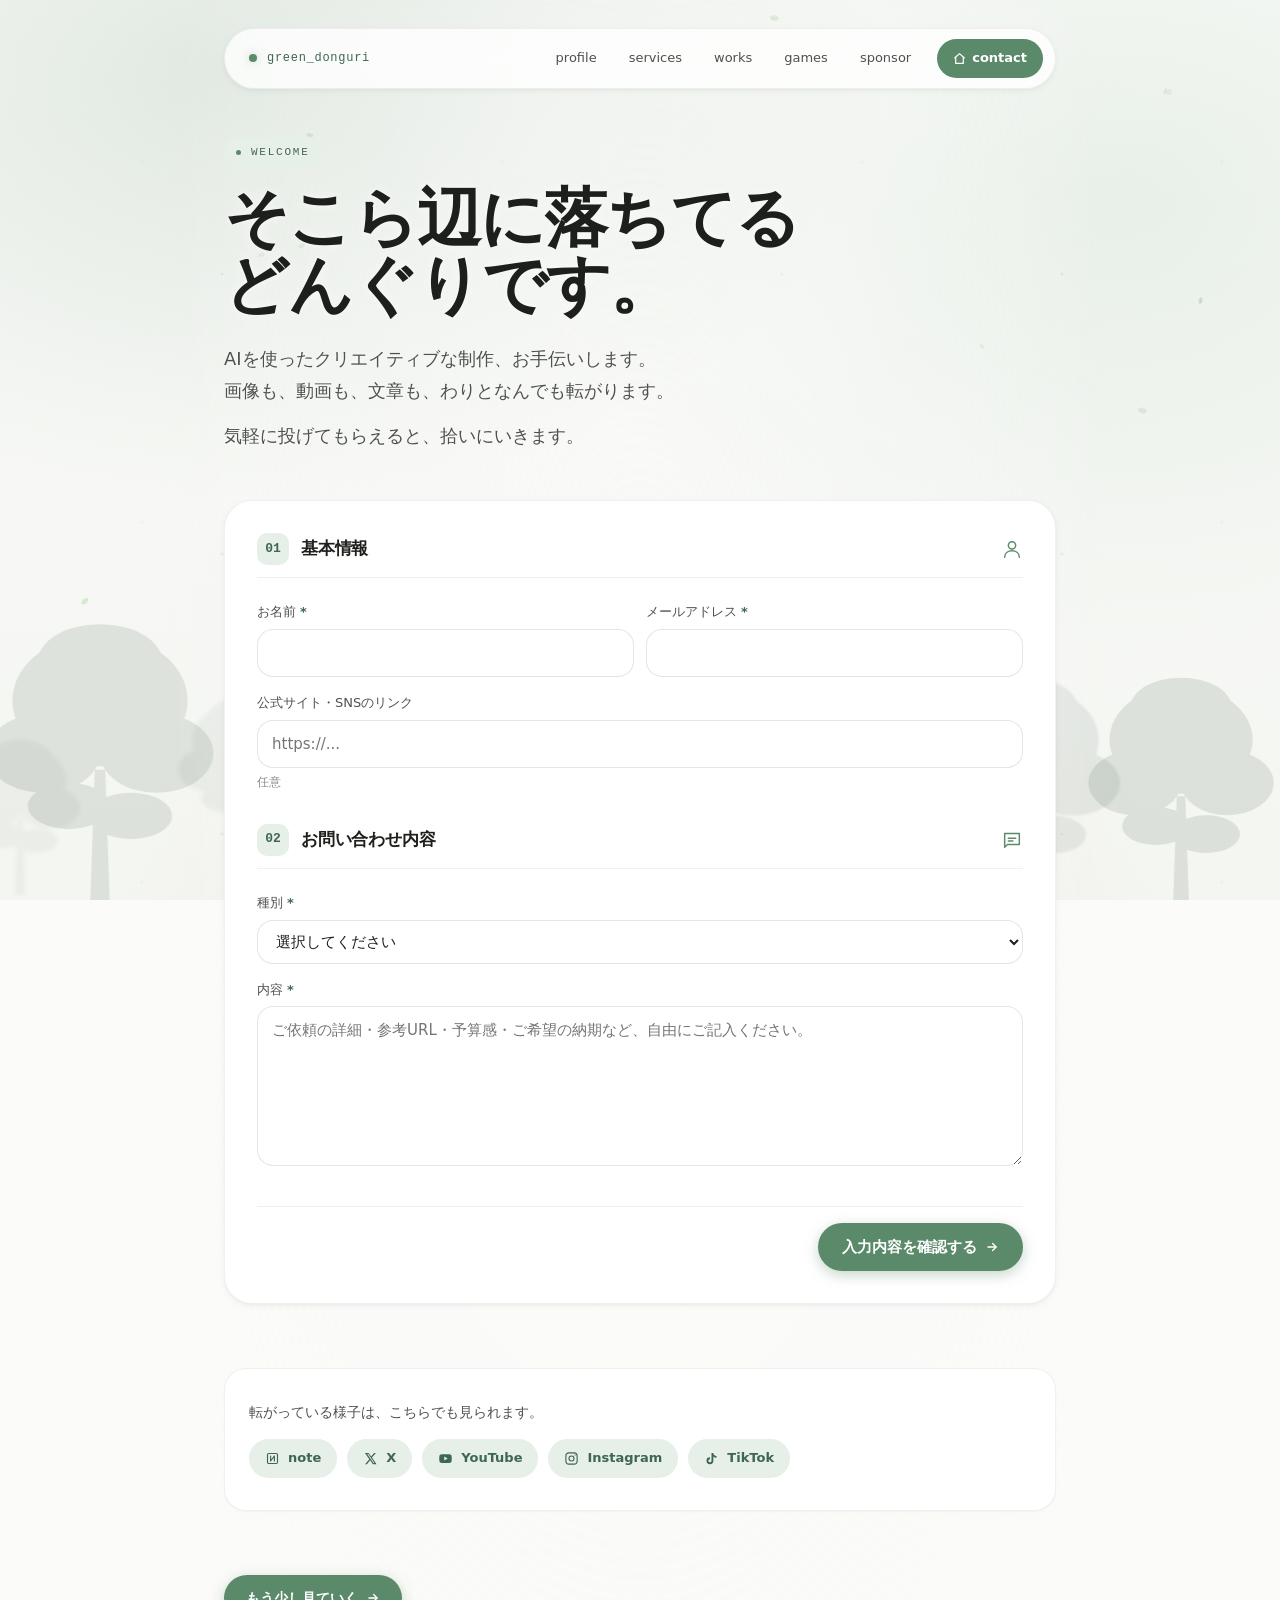
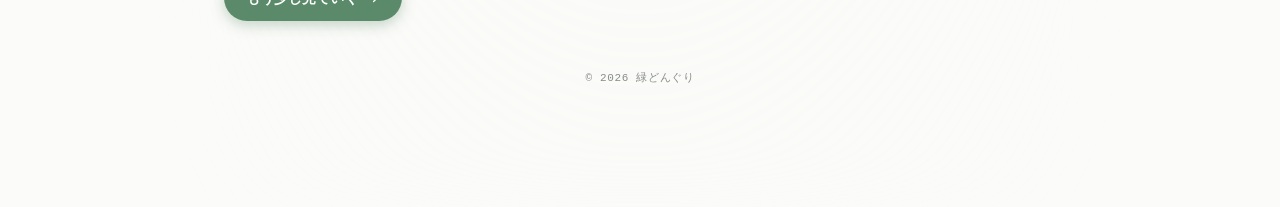
<file: index.html>
<!doctype html>
<html lang="ja">
<head>
<meta charset="utf-8">
<meta name="viewport" content="width=device-width, initial-scale=1">
<title>緑どんぐり | AIクリエイティブ制作</title>
<meta name="description" content="面白いと思ったら、転がり続ける。AIを使ったクリエイティブな制作、お手伝いします。">
<link rel="canonical" href="https://green27donguri.github.io/">
<meta property="og:type" content="website">
<meta property="og:site_name" content="緑どんぐり">
<meta property="og:url" content="https://green27donguri.github.io/">
<meta property="og:title" content="緑どんぐり | AIクリエイティブ制作">
<meta property="og:description" content="面白いと思ったら、転がり続ける。">
<meta property="og:image" content="https://green27donguri.github.io/assets/ogp.png">
<meta property="og:image:width" content="1731">
<meta property="og:image:height" content="909">
<meta property="og:image:alt" content="緑どんぐり｜AIクリエイティブ制作 — 面白いと思ったら、転がり続ける。">
<meta property="og:locale" content="ja_JP">
<meta name="twitter:card" content="summary_large_image">
<meta name="twitter:title" content="緑どんぐり | AIクリエイティブ制作">
<meta name="twitter:description" content="面白いと思ったら、転がり続ける。">
<meta name="twitter:image" content="https://green27donguri.github.io/assets/ogp.png">
<meta name="twitter:image:alt" content="緑どんぐり｜AIクリエイティブ制作 — 面白いと思ったら、転がり続ける。">
<link rel="icon" type="image/svg+xml" href="assets/favicon.svg">
<link rel="stylesheet" href="css/base.css">
<link rel="stylesheet" href="css/theme.css?v=20261104-games">
<link rel="stylesheet" href="css/sprite.css">
<script src="js/config.js"></script>
<script src="js/analytics.js"></script>
</head>
<body class="scene-calm">

<div class="scene" aria-hidden="true"></div>

<div class="sprite-track" aria-hidden="true">
  <div class="sprite-pos shiba"><div class="sprite-stage"><div class="sprite sprite-shiba"></div></div></div>
  <div class="sprite-pos acorn"><div class="acorn-physics"><div class="sprite-stage"><div class="sprite sprite-acorn"></div></div></div></div>
</div>

<div class="app">

  <main class="page-shell">

    <nav class="glass-nav intro-build" data-delay="1" aria-label="グローバルナビゲーション">
      <a class="brand" href="profile.html">
        <span class="pulse" aria-hidden="true"></span>
        <span>green_donguri</span>
      </a>
      <div class="nav-links">
        <a class="nav-link" href="profile.html">profile</a>
        <a class="nav-link" href="services.html">services</a>
        <a class="nav-link" href="works.html">works</a>
        <a class="nav-link" href="games/">games</a>
        <a class="nav-link" href="pr.html">sponsor</a>
        <a class="nav-cta" href="index.html" aria-current="page">
          <svg viewBox="0 0 24 24" fill="none" stroke="currentColor" stroke-width="2.2" stroke-linecap="round" stroke-linejoin="round" aria-hidden="true"><path d="M3 11 L 12 3 L 21 11"/><path d="M5 10 V 21 H 19 V 10"/></svg>
          <span>contact</span>
        </a>
      </div>
    </nav>

    <p class="eyebrow intro-build" data-delay="1"><span class="dot"></span>welcome</p>

    <h1 class="h-display intro-build" data-delay="2">そこら辺に落ちてる<br>どんぐりです。</h1>

    <div class="lead intro-build" data-delay="3">
      <p>AIを使ったクリエイティブな制作、お手伝いします。<br>画像も、動画も、文章も、わりとなんでも転がります。</p>
      <p>気軽に投げてもらえると、拾いにいきます。</p>
    </div>

    <form id="contact-form" class="form-card form-screen intro-build" data-delay="4" novalidate>

      <div class="form-step">
        <div class="form-step-header">
          <span class="form-step-num">01</span>
          <h2 class="form-step-title">基本情報</h2>
          <svg class="form-step-icon" viewBox="0 0 24 24" fill="none" stroke="currentColor" stroke-width="1.6" stroke-linecap="round" stroke-linejoin="round" aria-hidden="true">
            <circle cx="12" cy="8" r="4"/>
            <path d="M4 21 C 4 16.5 7.5 14 12 14 C 16.5 14 20 16.5 20 21"/>
          </svg>
        </div>
        <div class="field-row">
          <div class="field">
            <label for="f-name">お名前<span class="req">*</span></label>
            <input id="f-name" type="text" name="name" required autocomplete="name">
            <p class="err">お名前をご記入ください。</p>
          </div>
          <div class="field">
            <label for="f-email">メールアドレス<span class="req">*</span></label>
            <input id="f-email" type="email" name="email" required autocomplete="email">
            <p class="err">正しいメールアドレスをご記入ください。</p>
          </div>
        </div>
        <div class="field">
          <label for="f-site">公式サイト・SNSのリンク</label>
          <input id="f-site" type="url" name="site" placeholder="https://...">
          <p class="help">任意</p>
        </div>
      </div>

      <div class="form-step">
        <div class="form-step-header">
          <span class="form-step-num">02</span>
          <h2 class="form-step-title">お問い合わせ内容</h2>
          <svg class="form-step-icon" viewBox="0 0 24 24" fill="none" stroke="currentColor" stroke-width="1.6" stroke-linecap="round" stroke-linejoin="round" aria-hidden="true">
            <path d="M4 5 H 20 V 17 H 7 L 4 20 Z"/>
            <path d="M8 10 H 16"/><path d="M8 13 H 13"/>
          </svg>
        </div>
        <div class="field">
          <label for="f-kind">種別<span class="req">*</span></label>
          <select id="f-kind" name="kind" required>
            <option value="">選択してください</option>
            <option value="pr">PR・スポンサー記事</option>
            <option value="creative">AIクリエイティブ依頼</option>
            <option value="consult">相談</option>
            <option value="other">その他</option>
          </select>
          <p class="err">種別をお選びください。</p>
        </div>
        <div class="field">
          <label for="f-body">内容<span class="req">*</span></label>
          <textarea id="f-body" name="body" required placeholder="ご依頼の詳細・参考URL・予算感・ご希望の納期など、自由にご記入ください。"></textarea>
          <p class="err">内容をご記入ください。</p>
        </div>
      </div>

      <div class="honeypot" aria-hidden="true">
        <label>もしお時間あれば、こちらの欄にURLをご記入ください
          <input type="text" name="website" tabindex="-1" autocomplete="off">
        </label>
      </div>

      <div class="form-actions">
        <button type="submit" class="btn-primary">
          入力内容を確認する
          <svg width="14" height="14" viewBox="0 0 24 24" fill="none" stroke="currentColor" stroke-width="2.2" stroke-linecap="round" stroke-linejoin="round" aria-hidden="true"><path d="M5 12 H 19"/><path d="M13 6 L 19 12 L 13 18"/></svg>
        </button>
      </div>

    </form>

    <div id="confirm-screen" class="form-card confirm-screen">
      <div class="form-step-header">
        <span class="form-step-num">確認</span>
        <h2 class="form-step-title">送信前にご確認ください</h2>
        <svg class="form-step-icon" viewBox="0 0 24 24" fill="none" stroke="currentColor" stroke-width="1.6" stroke-linecap="round" stroke-linejoin="round" aria-hidden="true">
          <path d="M5 12 L 10 17 L 19 7"/>
        </svg>
      </div>
      <p class="confirm-intro">この内容で送信されます。修正したい場合は「戻って修正する」を押してください。</p>
      <ul id="confirm-list" class="confirm-list"></ul>
      <div class="form-actions">
        <button type="button" id="confirm-back" class="btn-ghost">戻って修正する</button>
        <button type="button" id="confirm-send" class="btn-primary">
          送信する
          <svg width="14" height="14" viewBox="0 0 24 24" fill="none" stroke="currentColor" stroke-width="2.2" stroke-linecap="round" stroke-linejoin="round" aria-hidden="true"><path d="M3 12 L 21 4 L 14 21 L 11 13 L 3 12 Z"/></svg>
        </button>
      </div>
    </div>

    <section class="section intro-build" data-delay="5">
      <div class="social-block">
        <p class="lead-mini">転がっている様子は、こちらでも見られます。</p>
        <div class="social-list">
          <a class="social-pill" href="https://note.com/green_donguri" target="_blank" rel="noopener">
            <svg class="ico" viewBox="0 0 24 24" fill="none" stroke="currentColor" stroke-width="1.8" stroke-linecap="round" stroke-linejoin="round" aria-hidden="true">
              <rect x="4" y="4" width="16" height="16" rx="2"/>
              <path d="M9 8 V 16 L 15 8 V 16"/>
            </svg>
            <span>note</span>
          </a>
          <a class="social-pill" href="https://x.com/green_donguri" target="_blank" rel="noopener">
            <svg class="ico" viewBox="0 0 24 24" fill="currentColor" aria-hidden="true">
              <path d="M17.7 3 H 20.6 L 14.3 10.2 L 21.7 21 H 15.9 L 11.4 14.6 L 6.2 21 H 3.3 L 10.1 13.3 L 3 3 H 8.9 L 13 8.9 L 17.7 3 Z M 16.7 19.2 H 18.3 L 8.4 4.7 H 6.7 L 16.7 19.2 Z"/>
            </svg>
            <span>X</span>
          </a>
          <a class="social-pill" href="https://www.youtube.com/@%E7%B7%91%E3%81%A9%E3%82%93%E3%81%90%E3%82%8A_27" target="_blank" rel="noopener">
            <svg class="ico" viewBox="0 0 24 24" fill="currentColor" aria-hidden="true">
              <path d="M21.6 7.2 C 21.4 6.3 20.7 5.6 19.8 5.4 C 18.1 5 12 5 12 5 C 12 5 5.9 5 4.2 5.4 C 3.3 5.6 2.6 6.3 2.4 7.2 C 2 8.9 2 12 2 12 C 2 12 2 15.1 2.4 16.8 C 2.6 17.7 3.3 18.4 4.2 18.6 C 5.9 19 12 19 12 19 C 12 19 18.1 19 19.8 18.6 C 20.7 18.4 21.4 17.7 21.6 16.8 C 22 15.1 22 12 22 12 C 22 12 22 8.9 21.6 7.2 Z M 10 15.2 V 8.8 L 15.5 12 Z"/>
            </svg>
            <span>YouTube</span>
          </a>
          <a class="social-pill" href="https://www.instagram.com/green_donguri/?hl=ja" target="_blank" rel="noopener">
            <svg class="ico" viewBox="0 0 24 24" fill="none" stroke="currentColor" stroke-width="1.8" stroke-linecap="round" stroke-linejoin="round" aria-hidden="true">
              <rect x="3" y="3" width="18" height="18" rx="5"/>
              <circle cx="12" cy="12" r="4"/>
              <circle cx="17.5" cy="6.5" r="1" fill="currentColor" stroke="none"/>
            </svg>
            <span>Instagram</span>
          </a>
          <a class="social-pill" href="https://www.tiktok.com/@green_donguri" target="_blank" rel="noopener">
            <svg class="ico" viewBox="0 0 24 24" fill="currentColor" aria-hidden="true">
              <path d="M15 3 V15.5 A5.5 5.5 0 1 1 9.5 10 V13 A2.5 2.5 0 1 0 12 15.5 V3 Z M15 3 C15 5.8 16.8 7.5 20 7.8 V10.8 C18.1 10.6 16.4 9.9 15 8.7 Z"/>
            </svg>
            <span>TikTok</span>
          </a>
        </div>
      </div>
    </section>

    <a class="home-cta intro-build" data-delay="6" href="profile.html">
      <span>もう少し見ていく</span>
      <svg viewBox="0 0 24 24" fill="none" stroke="currentColor" stroke-width="2.2" stroke-linecap="round" stroke-linejoin="round" aria-hidden="true"><path d="M5 12 H 19"/><path d="M13 6 L 19 12 L 13 18"/></svg>
    </a>

  <footer class="site-copy">© 2026 緑どんぐり</footer>
  </main>

</div>

<script src="js/sprite.js"></script>
<script src="js/effects.js"></script>
<script src="js/forest.js"></script>
<script src="js/clouds.js"></script>
<script src="js/form.js"></script>

</body>
</html>
</file>
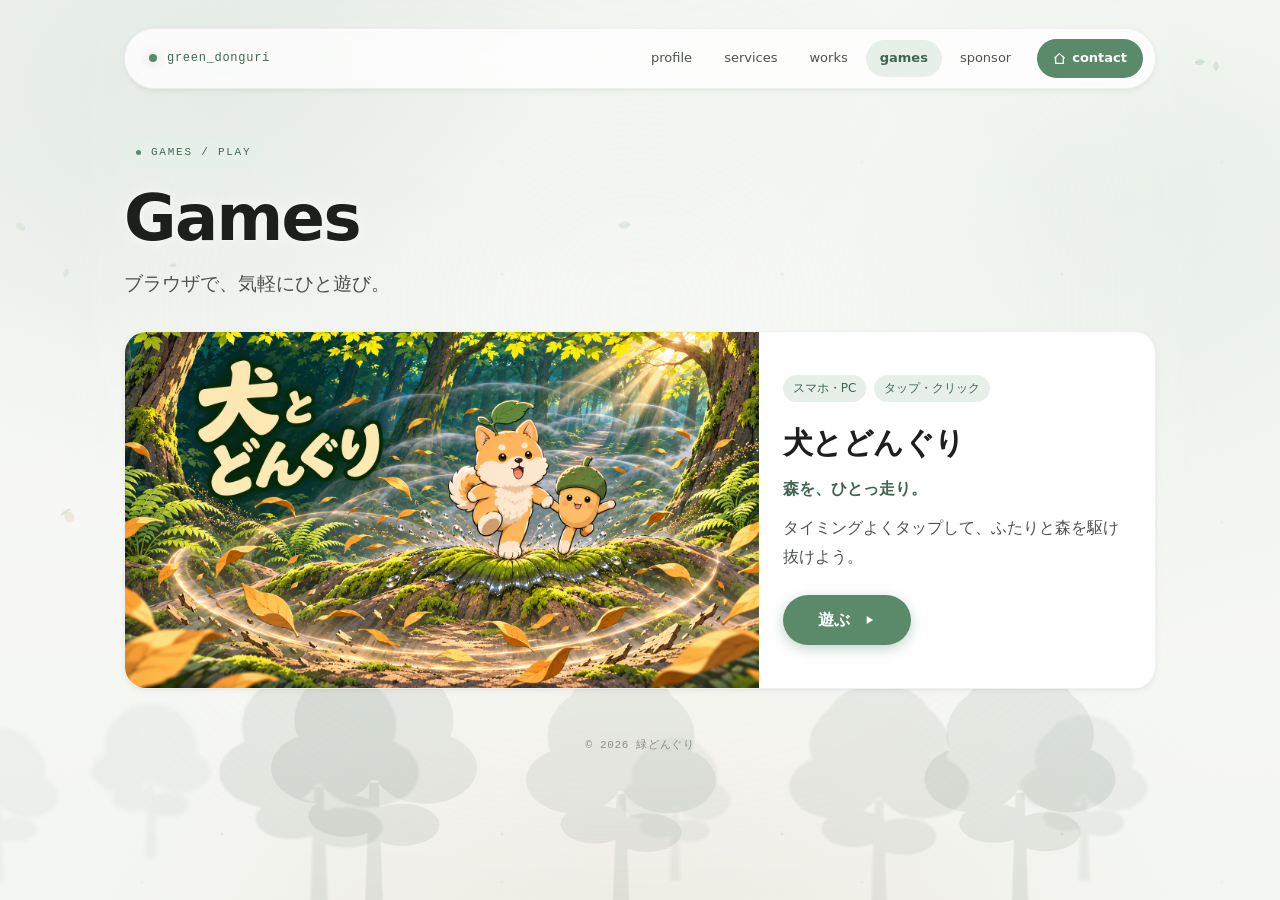
<file: games/index.html>
<!doctype html>
<html lang="ja">
<head>
<meta charset="utf-8">
<meta name="viewport" content="width=device-width, initial-scale=1">
<title>Games — 緑どんぐり</title>
<meta name="description" content="緑どんぐりが作った、ブラウザで遊べるゲーム。犬とどんぐりと、森をひとっ走り。">
<link rel="canonical" href="https://green27donguri.github.io/games/">
<meta property="og:type" content="website">
<meta property="og:site_name" content="緑どんぐり">
<meta property="og:url" content="https://green27donguri.github.io/games/">
<meta property="og:title" content="Games — 緑どんぐり">
<meta property="og:description" content="ブラウザで、気軽にひと遊び。犬とどんぐりと、森を駆け抜けよう。">
<meta property="og:image" content="https://green27donguri.github.io/games/forest-runner/thumbnail.png">
<meta property="og:image:width" content="1664">
<meta property="og:image:height" content="936">
<meta property="og:image:alt" content="犬とどんぐり — 森を、ひとっ走り。">
<meta property="og:locale" content="ja_JP">
<meta name="twitter:card" content="summary_large_image">
<meta name="twitter:title" content="Games — 緑どんぐり">
<meta name="twitter:description" content="ブラウザで、気軽にひと遊び。">
<meta name="twitter:image" content="https://green27donguri.github.io/games/forest-runner/thumbnail.png">
<meta name="twitter:image:alt" content="犬とどんぐり — 森を、ひとっ走り。">
<link rel="icon" type="image/svg+xml" href="../assets/favicon.svg">
<link rel="stylesheet" href="../css/base.css">
<link rel="stylesheet" href="../css/theme.css?v=20261104-games">
<link rel="stylesheet" href="../css/sprite.css">
<link rel="stylesheet" href="../css/games.css">
<script src="../js/config.js"></script>
<script src="../js/analytics.js"></script>
</head>
<body class="scene-active camera-pullback">

<div class="scene" aria-hidden="true"></div>
<div class="sprite-track" aria-hidden="true">
  <div class="sprite-pos shiba"><div class="sprite-stage"><div class="sprite sprite-shiba"></div></div></div>
  <div class="sprite-pos acorn"><div class="acorn-physics"><div class="sprite-stage"><div class="sprite sprite-acorn"></div></div></div></div>
</div>

<div class="app">
  <main class="page-shell wide">
    <nav class="glass-nav intro-build" data-delay="1" aria-label="グローバルナビゲーション">
      <a class="brand" href="../profile.html">
        <span class="pulse" aria-hidden="true"></span>
        <span>green_donguri</span>
      </a>
      <div class="nav-links">
        <a class="nav-link" href="../profile.html">profile</a>
        <a class="nav-link" href="../services.html">services</a>
        <a class="nav-link" href="../works.html">works</a>
        <a class="nav-link active" href="./" aria-current="page">games</a>
        <a class="nav-link" href="../pr.html">sponsor</a>
        <a class="nav-cta" href="../index.html">
          <svg viewBox="0 0 24 24" fill="none" stroke="currentColor" stroke-width="2.2" stroke-linecap="round" stroke-linejoin="round" aria-hidden="true"><path d="M3 11 L 12 3 L 21 11"/><path d="M5 10 V 21 H 19 V 10"/></svg>
          <span>contact</span>
        </a>
      </div>
    </nav>

    <header class="games-heading intro-build" data-delay="2">
      <p class="eyebrow"><span class="dot" aria-hidden="true"></span>games / play</p>
      <h1 class="h-display">Games</h1>
      <p class="games-lead">ブラウザで、気軽にひと遊び。</p>
    </header>

    <article class="game-feature intro-build" data-delay="3" aria-labelledby="forest-runner-title">
      <a class="game-cover" href="forest-runner/" aria-label="犬とどんぐりを遊ぶ">
        <img src="forest-runner/thumbnail.png" width="1664" height="936" alt="森を駆ける犬とどんぐり。犬とどんぐり — 森を、ひとっ走り。" fetchpriority="high">
      </a>
      <div class="game-details">
        <ul class="game-tags" aria-label="対応端末と操作">
          <li>スマホ・PC</li>
          <li>タップ・クリック</li>
        </ul>
        <h2 id="forest-runner-title">犬とどんぐり</h2>
        <p class="game-tagline">森を、ひとっ走り。</p>
        <p class="game-description">タイミングよくタップして、ふたりと森を駆け抜けよう。</p>
        <a class="home-cta game-play" href="forest-runner/">
          <span>遊ぶ</span>
          <svg viewBox="0 0 24 24" fill="currentColor" aria-hidden="true"><path d="M8 5 L 19 12 L 8 19 Z"/></svg>
        </a>
      </div>
    </article>

    <footer class="site-copy">© 2026 緑どんぐり</footer>
  </main>
</div>

<script src="../js/sprite.js"></script>
<script src="../js/effects.js"></script>
<script src="../js/forest.js"></script>
<script src="../js/clouds.js"></script>
</body>
</html>
</file>
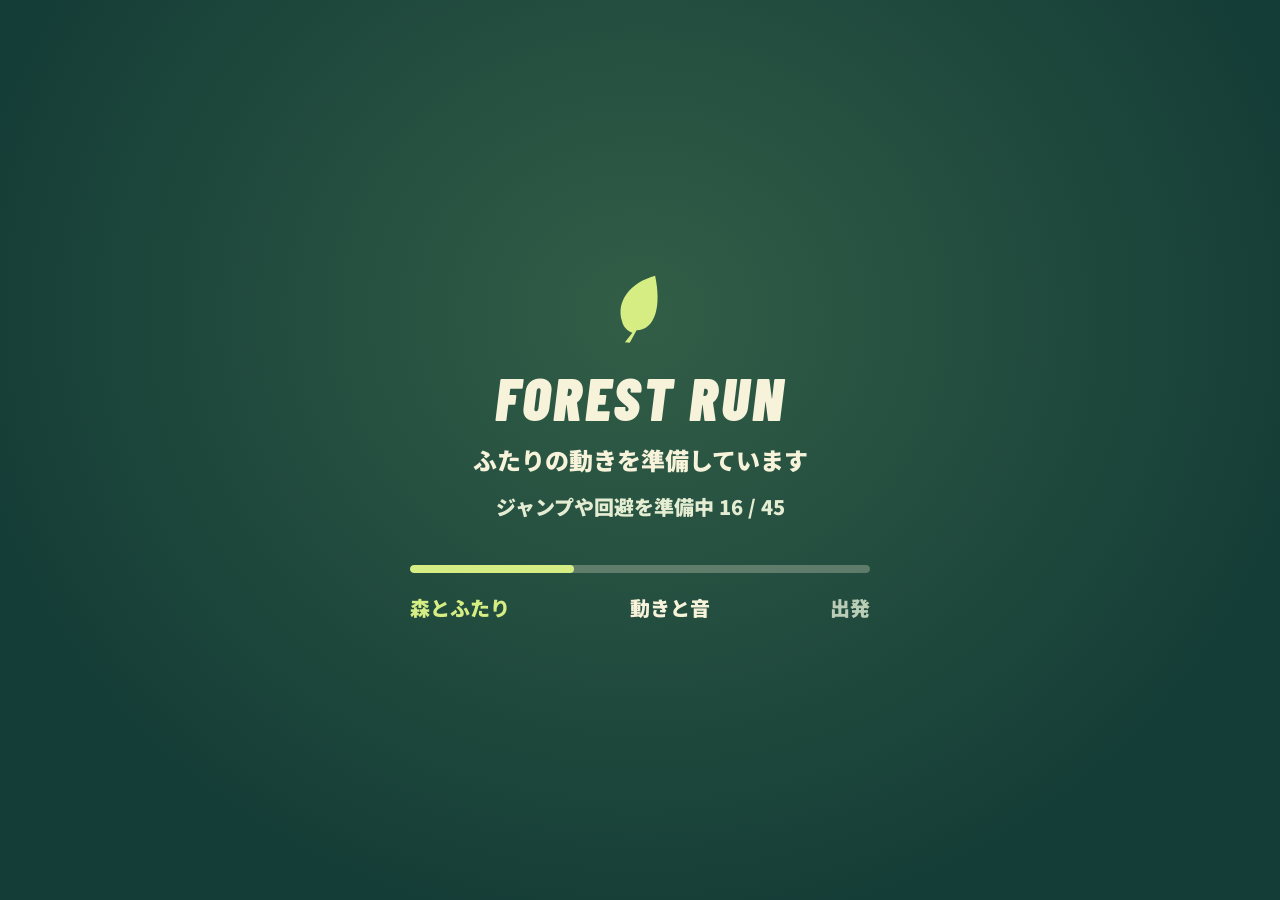
<file: games/forest-runner/index.html>
<!doctype html>
<html lang="ja">
  <head>
    <meta charset="UTF-8" />
    <meta name="viewport" content="width=device-width, initial-scale=1, viewport-fit=cover" />
    <meta name="theme-color" content="#dbe9e3" />
    <meta name="description" content="犬とどんぐりと、森をひとっ走り。画面のどこでも、タイミングを合わせてタップ。" />
    <title>犬とどんぐり｜森を、ひとっ走り。</title>
    <link rel="canonical" href="https://green27donguri.github.io/games/forest-runner/" />
    <meta property="og:type" content="website" />
    <meta property="og:site_name" content="緑どんぐり" />
    <meta property="og:locale" content="ja_JP" />
    <meta property="og:url" content="https://green27donguri.github.io/games/forest-runner/" />
    <meta property="og:title" content="犬とどんぐり｜森を、ひとっ走り。" />
    <meta property="og:description" content="犬とどんぐりと、森をひとっ走り。画面のどこでも、タイミングを合わせてタップ。" />
    <meta property="og:image" content="https://green27donguri.github.io/games/forest-runner/thumbnail.png" />
    <meta property="og:image:type" content="image/png" />
    <meta property="og:image:width" content="1664" />
    <meta property="og:image:height" content="936" />
    <meta property="og:image:alt" content="森を走る犬とどんぐり" />
    <meta name="twitter:card" content="summary_large_image" />
    <meta name="twitter:title" content="犬とどんぐり｜森を、ひとっ走り。" />
    <meta name="twitter:description" content="犬とどんぐりと、森をひとっ走り。画面のどこでも、タイミングを合わせてタップ。" />
    <meta name="twitter:image" content="https://green27donguri.github.io/games/forest-runner/thumbnail.png" />
    <meta name="twitter:image:alt" content="森を走る犬とどんぐり" />
    <script type="module" crossorigin src="./assets/index-C4NPKEMw.js"></script>
    <style id="game-ui">@font-face{font-family:Forest Display;src:url(./fonts/barlow-condensed-900-italic.woff2)format("woff2");font-weight:900;font-style:italic;font-display:swap}@font-face{font-family:Forest Sans JP;src:url(./fonts/noto-sans-jp-900-ui.woff2)format("woff2");font-weight:900;font-style:normal;font-display:swap}:root{--ink:#153d37;--cream:#f7f2da;--pear:#d5ed83;--mandarin:#dc8751;color:var(--ink);font-synthesis:none;text-rendering:optimizelegibility;-webkit-font-smoothing:antialiased;background:#dbe9e3;font-family:Forest Sans JP,sans-serif;font-weight:900}*{box-sizing:border-box}[hidden]{display:none!important}.instruction-part{white-space:nowrap;display:inline-block}html,body{overscroll-behavior:none;width:100%;height:100%;margin:0;overflow:hidden}body{-webkit-user-select:none;user-select:none;-webkit-tap-highlight-color:transparent}#game{--inset:7%;--ui-unit:clamp(.72px, min(.078125vw, .138889dvh), 3px);--ui-copy:max(16px, calc(20 * var(--ui-unit)));--ui-label:max(14px, calc(16 * var(--ui-unit)));--tap-size:clamp(72px, calc(92 * var(--ui-unit)), 12dvh);isolation:isolate;touch-action:none;cursor:pointer;outline:none;width:100%;height:100dvh;min-height:100%;position:relative;overflow:hidden}#scene,#scene canvas{width:100%;height:100%;display:block;position:absolute;inset:0}#loading-screen{z-index:8;padding:calc(24 * var(--ui-unit));color:var(--cream);background:radial-gradient(at 50% 35%,#325e47,#153d37 75%);place-items:center;display:grid;position:absolute;inset:0}.loading-card{width:min(100%, calc(460 * var(--ui-unit)));text-align:center}.loading-leaf{width:calc(50 * var(--ui-unit));height:calc(62 * var(--ui-unit));color:var(--pear);animation:1.8s ease-in-out infinite leaf-wait;transform:rotate(-12deg)}.loading-eyebrow{margin:calc(22 * var(--ui-unit)) 0 calc(8 * var(--ui-unit));font:italic 900 calc(60 * var(--ui-unit))/1 "Forest Display", sans-serif;letter-spacing:.045em}#loading-title{margin:calc(14 * var(--ui-unit)) 0 calc(12 * var(--ui-unit));font-size:max(var(--ui-copy), calc(24 * var(--ui-unit)));line-height:1.55}#loading-detail{min-height:3em;margin:0 0 calc(14 * var(--ui-unit));color:#e4ecd2;font-size:var(--ui-copy);line-height:1.6}#loading-progress{appearance:none;width:100%;height:calc(8 * var(--ui-unit));border-radius:calc(8 * var(--ui-unit));accent-color:var(--pear);background:#f7f2da26;border:0;display:block;overflow:hidden}#loading-progress::-webkit-progress-bar{border-radius:calc(8 * var(--ui-unit));background:#f7f2da26}#loading-progress::-webkit-progress-value{background:var(--pear);border-radius:calc(8 * var(--ui-unit))}#loading-progress::-moz-progress-bar{background:var(--pear);border-radius:calc(8 * var(--ui-unit))}.loading-steps{justify-content:space-between;gap:calc(16 * var(--ui-unit));margin:calc(20 * var(--ui-unit)) 0 0;font-size:var(--ui-copy);color:#bacdb6;padding:0;list-style:none;display:flex}.loading-steps li.active{color:var(--cream)}.loading-steps li.done{color:var(--pear)}#game[data-phase=loading] #intro,#game[data-phase=loading] #message,#game[data-phase=loading] #sound-toggle{visibility:hidden}@keyframes leaf-wait{0%,to{transform:translateY(0)rotate(-12deg)}50%{transform:translateY(calc(-7 * var(--ui-unit))) rotate(8deg)}}#sound-toggle{z-index:4;top:max(3%, calc(env(safe-area-inset-top) + calc(10 * var(--ui-unit))));width:max(44px, calc(44 * var(--ui-unit)));height:max(44px, calc(44 * var(--ui-unit)));padding:calc(9 * var(--ui-unit));border:calc(2 * var(--ui-unit)) solid var(--ink);background:var(--cream);color:var(--ink);box-shadow:calc(2 * var(--ui-unit)) calc(3 * var(--ui-unit)) 0 var(--ink);cursor:pointer;touch-action:manipulation;border-radius:50%;position:absolute;right:5%}#sound-toggle svg{width:100%;height:100%;overflow:visible}#sound-toggle .sound-slash,#sound-toggle[data-sound=off] .sound-waves{display:none}#sound-toggle[data-sound=off] .sound-slash{display:block}#sound-toggle:focus-visible{outline:calc(3 * var(--ui-unit)) solid var(--pear);outline-offset:calc(4 * var(--ui-unit))}.svg-library{width:0;height:0;position:absolute;overflow:hidden}.edge-art{pointer-events:none;position:absolute;inset:0;overflow:hidden}.edge-art:after{content:"";bottom:calc(-15 * var(--ui-unit));width:110%;height:calc(100 * var(--ui-unit));background:var(--ink);opacity:.97;position:absolute;left:-4%;transform:rotate(-5deg)}#game[data-phase=playing] .edge-art:after{opacity:0}#game[data-phase=playing] #cue{color:var(--ink);text-shadow:0 calc(1 * var(--ui-unit)) calc(2 * var(--ui-unit)) var(--cream), 0 0 calc(6 * var(--ui-unit)) var(--cream)}#intro{top:max(6.5%, calc(env(safe-area-inset-top) + calc(18 * var(--ui-unit))));left:var(--inset);pointer-events:none;transition:opacity .18s,translate .2s;position:absolute}h1{font-size:min(calc(92 * var(--ui-unit)), 16.8vw);letter-spacing:-.09em;transform-origin:0 100%;margin:0;font-weight:900;line-height:1.23;transform:rotate(-6deg)}.title-line{background:var(--cream);width:max-content;box-shadow:calc(5 * var(--ui-unit)) calc(6 * var(--ui-unit)) 0 var(--ink);margin:-.05em 0 0;padding:0 .22em .07em .13em;display:table;position:relative}.title-line:nth-child(2){margin-left:.16em}.title-line svg{width:.59em;height:.64em;margin-left:.18em;display:inline-block;transform:rotate(16deg)}.subtitle-ribbon{margin:calc(21 * var(--ui-unit)) 0 0 calc(12 * var(--ui-unit));padding:calc(7 * var(--ui-unit)) calc(22 * var(--ui-unit)) calc(9 * var(--ui-unit)) calc(14 * var(--ui-unit));background:var(--ink);color:var(--cream);font-size:var(--ui-copy);letter-spacing:.035em;clip-path:polygon(2% 0,100% 0,96% 100%,0 100%);display:table;transform:rotate(-6deg)}#message{pointer-events:none;opacity:0;visibility:hidden;transition:opacity .15s,visibility .15s;position:absolute;inset:0}#message.is-visible{opacity:1;visibility:visible}.result-heading{top:max(7.5%, calc(env(safe-area-inset-top) + calc(20 * var(--ui-unit))));left:var(--inset);transform-origin:0;position:absolute;right:6%;transform:rotate(-6deg)}.result-heading strong{padding:calc(2 * var(--ui-unit)) calc(22 * var(--ui-unit)) calc(9 * var(--ui-unit)) calc(13 * var(--ui-unit));font:italic 900 min(calc(80 * var(--ui-unit)), 17vw)/.97 "Forest Display", sans-serif;letter-spacing:-.018em;color:var(--cream);background:var(--ink);box-shadow:calc(6 * var(--ui-unit)) calc(7 * var(--ui-unit)) 0 var(--cream);white-space:nowrap;display:table;position:relative}.result-heading h2{margin:calc(16 * var(--ui-unit)) 0 0 calc(8 * var(--ui-unit));padding:calc(5 * var(--ui-unit)) calc(18 * var(--ui-unit)) calc(8 * var(--ui-unit)) calc(12 * var(--ui-unit));background:var(--pear);font-size:var(--ui-copy);letter-spacing:-.03em;clip-path:polygon(2% 0,100% 0,96% 100%,0 100%);line-height:1.25;display:table}#primary-action{bottom:max(8%, calc(env(safe-area-inset-bottom) + calc(27 * var(--ui-unit))));left:var(--inset);width:85%;min-height:calc(110 * var(--ui-unit));grid-template-columns:1fr calc(35 * var(--ui-unit));align-content:center;column-gap:calc(12 * var(--ui-unit));padding:calc(9 * var(--ui-unit)) calc(28 * var(--ui-unit)) calc(12 * var(--ui-unit)) calc(23 * var(--ui-unit));color:var(--ink);background:var(--pear);text-align:left;transform-origin:50%;box-shadow:calc(7 * var(--ui-unit)) calc(8 * var(--ui-unit)) 0 var(--ink);cursor:pointer;pointer-events:auto;border:0;border-radius:0;transition:translate .15s,box-shadow .15s,background .15s;display:grid;position:absolute;transform:rotate(-5deg)}#primary-action:after{content:"";right:calc(-1 * var(--ui-unit));top:calc(-1 * var(--ui-unit));width:calc(23 * var(--ui-unit));height:calc(23 * var(--ui-unit));background:var(--ink);clip-path:polygon(100% 0,100% 100%,0 0);position:absolute}#action-english{font:italic 900 calc(50 * var(--ui-unit))/.88 "Forest Display", sans-serif;letter-spacing:.01em}#action-japanese{margin-top:calc(6 * var(--ui-unit));font:900 var(--ui-copy)/1.35 "Forest Sans JP", sans-serif;letter-spacing:.05em;grid-column:1/-1}#primary-action svg{width:calc(29 * var(--ui-unit));height:calc(39 * var(--ui-unit));align-self:center}#primary-action:hover{translate:calc(2 * var(--ui-unit)) calc(-3 * var(--ui-unit));box-shadow:calc(9 * var(--ui-unit)) calc(11 * var(--ui-unit)) 0 var(--ink)}#primary-action:active{translate:calc(5 * var(--ui-unit)) calc(5 * var(--ui-unit));box-shadow:calc(2 * var(--ui-unit)) calc(3 * var(--ui-unit)) 0 var(--ink)}#primary-action:focus-visible{outline:calc(4 * var(--ui-unit)) solid var(--cream);outline-offset:calc(7 * var(--ui-unit))}#primary-action:disabled{opacity:.5;pointer-events:none}#message-detail{left:var(--inset);right:5%;bottom:max(3.5%, calc(env(safe-area-inset-bottom) + calc(8 * var(--ui-unit))));font-size:var(--ui-copy);color:var(--cream);text-align:center;letter-spacing:.015em;margin:0;line-height:1.5;position:absolute}#game[data-phase=ready] .result-heading{display:none}#game[data-phase=failed] #primary-action{background:var(--mandarin)}#game[data-phase=failed] .result-heading h2{background:var(--cream)}.result-summary{bottom:21%;left:calc(var(--inset) + calc(4 * var(--ui-unit)));align-items:baseline;gap:0 calc(13 * var(--ui-unit));width:max-content;padding:calc(5 * var(--ui-unit)) calc(15 * var(--ui-unit)) calc(8 * var(--ui-unit));background:var(--cream);box-shadow:calc(4 * var(--ui-unit)) calc(5 * var(--ui-unit)) 0 var(--ink);grid-template-columns:auto auto;display:grid;position:absolute;transform:rotate(-5deg)}.result-score{gap:calc(2 * var(--ui-unit));margin:calc(3 * var(--ui-unit)) 0 calc(5 * var(--ui-unit));grid-column:1/-1;display:grid}.result-score span{font:italic 900 var(--ui-label)/1 "Forest Display", sans-serif;letter-spacing:.12em}#result-score{font:italic 900 calc(80 * var(--ui-unit))/.95 "Forest Display", sans-serif;letter-spacing:-.02em;font-variant-numeric:tabular-nums}#result-label{font-size:var(--ui-label)}#result-count{font:italic 900 calc(30 * var(--ui-unit))/1 "Forest Display", sans-serif;letter-spacing:-.01em}.leaf-progress{align-items:center;gap:calc(5 * var(--ui-unit));--leaf-vein:var(--cream);display:flex}.leaf-progress svg{width:calc(13 * var(--ui-unit));height:calc(17 * var(--ui-unit));opacity:.23;transform:rotate(9deg)}.leaf-progress svg.filled{opacity:1;color:var(--charge-color,var(--ink));filter:drop-shadow(0 0 calc(var(--voltage,0) * calc(3 * var(--ui-unit))) #edc86e)}.result-summary .leaf-progress{margin-top:calc(4 * var(--ui-unit));padding:calc(2 * var(--ui-unit)) 0;grid-column:1/-1}.result-summary .leaf-progress svg{width:calc(11 * var(--ui-unit));height:calc(14 * var(--ui-unit))}#run-progress{top:max(4%, calc(env(safe-area-inset-top) + calc(12 * var(--ui-unit))));left:var(--inset);padding:calc(8 * var(--ui-unit)) calc(16 * var(--ui-unit)) calc(9 * var(--ui-unit)) calc(11 * var(--ui-unit));background:var(--cream);box-shadow:calc(4 * var(--ui-unit)) calc(5 * var(--ui-unit)) 0 var(--ink);pointer-events:none;transition:opacity .16s;position:absolute;transform:rotate(-5deg)}#run-count{font:italic 900 calc(46 * var(--ui-unit))/.95 "Forest Display", sans-serif;display:block}#run-count span{font-size:calc(28 * var(--ui-unit));margin-left:calc(3 * var(--ui-unit))}#run-progress .leaf-progress{margin-top:calc(5 * var(--ui-unit));gap:calc(3 * var(--ui-unit))}#run-progress .leaf-progress svg{width:calc(10 * var(--ui-unit));height:calc(13 * var(--ui-unit))}#tap-guide{pointer-events:none;transition:opacity .15s;position:absolute;inset:0}#cue{top:calc(90% - 39px + var(--tap-size) / 2 + 8 * var(--ui-unit));text-align:center;width:100%;font-size:var(--ui-copy);letter-spacing:.035em;color:var(--cream);margin:0;line-height:1.4;position:absolute}#cue:empty{display:none}#rhythm,#tap-acknowledgment{left:calc(50% - var(--tap-size) / 2);bottom:calc(10% + 39px - var(--tap-size) / 2);width:var(--tap-size);height:var(--tap-size);color:var(--ink);position:absolute}#tap-acknowledgment{pointer-events:none}.tap-target,#approach-ring,#tap-press,#tap-echo{border-radius:50%;position:absolute;inset:0}.tap-target{border:calc(3 * var(--ui-unit)) solid var(--ink);background:var(--cream);box-shadow:0 0 0 calc(4 * var(--ui-unit)) var(--cream), calc(3 * var(--ui-unit)) calc(6 * var(--ui-unit)) 0 calc(4 * var(--ui-unit)) #153d3744}#approach-ring{border:calc(3 * var(--ui-unit)) solid var(--pear);box-shadow:0 0 0 calc(1 * var(--ui-unit)) var(--ink)}#rhythm.waiting #approach-ring{opacity:.45;border-style:dashed}#rhythm.waiting .tap-target{background:#f7f2dabf}#rhythm.on-time .tap-target{background:var(--pear)}.target-leaf{top:calc(-17 * var(--ui-unit));right:calc(-8 * var(--ui-unit));width:calc(24 * var(--ui-unit));height:calc(29 * var(--ui-unit));color:var(--pear);filter:drop-shadow(calc(1 * var(--ui-unit)) calc(2 * var(--ui-unit)) 0 var(--ink));position:absolute;transform:rotate(35deg)}#tap-label{font:italic 900 max(23px, calc(32 * var(--ui-unit)))/1 "Forest Display", sans-serif;place-items:center;display:grid;position:absolute;inset:0}#tap-press{opacity:0;border:calc(2 * var(--ui-unit)) solid var(--ink);background:var(--cream)}#tap-echo{opacity:0;border:calc(3 * var(--ui-unit)) solid var(--cream)}#tap-feedback{top:max(18%, calc(130 * var(--ui-unit)));left:var(--inset);justify-items:start;gap:calc(7 * var(--ui-unit));transform-origin:0;pointer-events:none;transition:opacity .17s;display:grid;position:absolute;right:5%;transform:rotate(-7deg)}#tap-feedback strong{font:italic 900 min(calc(96 * var(--ui-unit)), 19vw)/.93 "Forest Display", sans-serif;letter-spacing:-.015em;padding:calc(1 * var(--ui-unit)) calc(19 * var(--ui-unit)) calc(9 * var(--ui-unit)) calc(10 * var(--ui-unit));color:var(--cream);background:var(--ink);box-shadow:calc(5 * var(--ui-unit)) calc(6 * var(--ui-unit)) 0 var(--cream);position:relative}#tap-feedback span{margin:calc(6 * var(--ui-unit)) 0 0 calc(9 * var(--ui-unit));padding:calc(4 * var(--ui-unit)) calc(19 * var(--ui-unit)) calc(7 * var(--ui-unit)) calc(12 * var(--ui-unit));background:var(--pear);font-size:var(--ui-copy);clip-path:polygon(2% 0,100% 0,96% 100%,0 100%);display:table}#tap-feedback>svg{width:calc(28 * var(--ui-unit));height:calc(34 * var(--ui-unit));left:calc(228 * var(--ui-unit));bottom:calc(-5 * var(--ui-unit));color:var(--ink);position:absolute;transform:rotate(28deg)}#tap-feedback.is-hint strong{font-size:calc(54 * var(--ui-unit))}#tap-feedback.is-hint span{font-size:var(--ui-label)}#tap-feedback[data-grade=GOOD] span{background:var(--mandarin)}#tap-feedback.is-result{top:auto;bottom:max(3.5%, calc(env(safe-area-inset-bottom) + calc(8 * var(--ui-unit))));justify-items:center;transform:rotate(-3deg)}#tap-feedback.is-result strong,#tap-feedback.is-result>svg{display:none}#tap-feedback.is-result span{padding:calc(5 * var(--ui-unit)) calc(16 * var(--ui-unit)) calc(7 * var(--ui-unit));color:var(--ink);background:var(--cream);box-shadow:calc(3 * var(--ui-unit)) calc(3 * var(--ui-unit)) 0 var(--ink);margin:0}#message.is-visible .result-heading{animation:.35s cubic-bezier(.16,.8,.25,1) both ribbon-in}#message.is-visible .result-summary{animation:.3s cubic-bezier(.16,.8,.25,1) .14s both ribbon-in}#message.is-visible #primary-action{animation:.32s cubic-bezier(.16,.8,.25,1) .28s both action-in}#game[data-phase=failed] #message.is-visible .result-heading,#game[data-phase=failed] #message.is-visible .result-summary,#game[data-phase=failed] #message.is-visible #primary-action{animation-name:result-soft-in;animation-duration:.28s}#game[data-phase=countdown] .result-heading,#game[data-phase=resuming] .result-heading{top:11%}.invisible{visibility:hidden;opacity:0!important}@keyframes ribbon-in{0%{opacity:0;translate:calc(-48 * var(--ui-unit)) calc(12 * var(--ui-unit))}to{opacity:1;translate:0}}@keyframes action-in{0%{opacity:0;translate:calc(35 * var(--ui-unit)) calc(22 * var(--ui-unit))}to{opacity:1;translate:0}}@keyframes result-soft-in{0%{opacity:0;translate:0 calc(6 * var(--ui-unit))}to{opacity:1;translate:0}}@media (aspect-ratio<=1){#game{--ui-unit:clamp(.85px, min(.25641vw, .128205dvh), 3px)}.result-summary{top:max(25%, calc(7.5% + 168 * var(--ui-unit)));align-items:center;gap:0 calc(8 * var(--ui-unit));padding:calc(5 * var(--ui-unit)) calc(11 * var(--ui-unit)) calc(6 * var(--ui-unit));grid-template-columns:auto auto auto;bottom:auto}.result-score{margin:0 calc(5 * var(--ui-unit)) 0 0;grid-area:1/1/3}#result-score{font-size:calc(50 * var(--ui-unit))}#result-label{grid-area:1/2}#result-count{font-size:calc(26 * var(--ui-unit));grid-area:1/3}.result-summary .leaf-progress{gap:calc(3 * var(--ui-unit));margin-top:calc(3 * var(--ui-unit));grid-area:2/2/auto/4}.result-summary .leaf-progress svg{width:calc(8 * var(--ui-unit));height:calc(10 * var(--ui-unit))}}@media (aspect-ratio>=1){#intro{top:8%}h1{font-size:calc(108 * var(--ui-unit))}#primary-action{width:min(40%, calc(320 * var(--ui-unit)));bottom:12%}#action-english{font-size:calc(65 * var(--ui-unit))}#message-detail{width:min(45%, calc(440 * var(--ui-unit)));text-align:left;bottom:3%}.result-heading{max-width:45%;top:9%;right:auto}.result-heading strong{font-size:calc(96 * var(--ui-unit))}.result-summary{bottom:34%}#tap-feedback{top:27%}#tap-feedback.is-result{width:min(40%, calc(320 * var(--ui-unit)));justify-items:start;top:auto;bottom:5%;right:auto}#tap-feedback strong{font-size:calc(96 * var(--ui-unit))}.edge-art:after{transform:rotate(-2deg)}}@media (height<=640px) and (aspect-ratio<=1){#intro{top:5%}.result-heading{top:7%}.result-heading strong{font-size:min(calc(64 * var(--ui-unit)), 17vw)}.result-heading h2{margin-top:calc(10 * var(--ui-unit))}#primary-action{min-height:calc(76 * var(--ui-unit));padding-top:calc(5 * var(--ui-unit));padding-bottom:calc(7 * var(--ui-unit));bottom:8%}#action-english{font-size:calc(38 * var(--ui-unit))}#action-japanese{font-size:max(14px, calc(18 * var(--ui-unit)));margin-top:calc(4 * var(--ui-unit))}#message-detail,#tap-feedback.is-result{bottom:max(1.2%, calc(env(safe-area-inset-bottom) + 6px))}.result-summary{top:max(28%, calc(7% + 128 * var(--ui-unit)));gap:0 calc(7 * var(--ui-unit))}#result-score{font-size:calc(44 * var(--ui-unit))}#result-count{font-size:calc(25 * var(--ui-unit))}#tap-feedback strong{padding-bottom:calc(5 * var(--ui-unit));font-size:14vw}#tap-feedback{top:max(18%, calc(106 * var(--ui-unit)));gap:calc(5 * var(--ui-unit))}#tap-feedback span{margin-top:calc(3 * var(--ui-unit));padding-top:calc(2 * var(--ui-unit));padding-bottom:calc(5 * var(--ui-unit))}#tap-feedback.is-result{top:auto}}@media (aspect-ratio>=3/2) and (height<=480px){h1{font-size:calc(64 * var(--ui-unit))}#message-detail,#tap-feedback.is-result{width:45%;bottom:max(2%, calc(env(safe-area-inset-bottom) + 6px))}.edge-art:after{height:max(64px, calc(80 * var(--ui-unit)))}.result-summary{left:auto;right:var(--inset);bottom:22%}}@media (prefers-reduced-motion:reduce){*,:before,:after{transition:none!important;animation:none!important}}#result-actions,#result-primary{display:contents}#game:is([data-phase=ready],[data-phase=paused],[data-phase=goal],[data-phase=failed]) #result-actions{left:var(--inset);bottom:max(3.5%, calc(env(safe-area-inset-bottom) + 10px));gap:max(12px, calc(14 * var(--ui-unit)));width:85%;display:grid;position:absolute}#game:is([data-phase=ready],[data-phase=paused],[data-phase=goal],[data-phase=failed]) #primary-action{width:100%;position:relative;inset:auto;transform:rotate(-3deg)}#game:is([data-phase=ready],[data-phase=paused],[data-phase=goal],[data-phase=failed]) #message-detail{text-align:left;width:100%;margin:0;position:static}#message-detail:empty{display:none}#result-links{gap:max(6px, calc(8 * var(--ui-unit)));pointer-events:auto;display:flex}#result-links>*{min-width:44px;min-height:max(44px, calc(44 * var(--ui-unit)));border:2px solid var(--ink);background:var(--cream);color:var(--ink);font:inherit;font-size:var(--ui-label);cursor:pointer;touch-action:manipulation;box-shadow:calc(3 * var(--ui-unit)) calc(3 * var(--ui-unit)) 0 var(--ink);border-radius:4px;flex:1 1 0;justify-content:center;align-items:center;gap:8px;padding:8px 2px;line-height:1.3;text-decoration:none;display:flex}#result-links svg{flex:none;width:20px;height:20px}#result-links>:hover{background:var(--pear)}#result-links>:focus-visible{outline:3px solid var(--cream);outline-offset:4px}#result-links>:disabled{opacity:.5;cursor:default}#result-links>[aria-disabled=true]{opacity:.45;cursor:default}#game:is([data-phase=goal],[data-phase=failed]) #site-home span{display:none}#result-links[inert]{opacity:.5}#game:is([data-phase=goal],[data-phase=failed]) #result-primary{grid-template-columns:minmax(0,1fr) auto;align-items:center;gap:12px;display:grid;position:relative}#game:is([data-phase=goal],[data-phase=failed]) #result-links>*{width:max(44px, calc(44 * var(--ui-unit)));flex:none}#share-menu{z-index:7;overscroll-behavior:contain;touch-action:pan-y;pointer-events:auto;width:260px;max-width:calc(100vw - 32px);color:var(--ink);background:#fffef7;border:1px solid #153d3730;border-radius:10px;padding:6px;position:absolute;bottom:calc(100% + 12px);right:0;overflow-y:auto;box-shadow:0 8px 30px #153d3733,0 2px 5px #153d3726}#game.share-menu-open{touch-action:pan-y}#share-menu [role=menuitem]{width:100%;min-height:44px;color:inherit;text-align:left;cursor:pointer;touch-action:manipulation;background:0 0;border:0;border-radius:5px;align-items:center;gap:12px;padding:8px 10px;font:500 15px/1.4 system-ui,sans-serif;text-decoration:none;display:flex}#share-menu [role=menuitem]:hover,#share-menu [role=menuitem]:focus-visible{background:#e5efd7;outline:none}#share-menu [role=menuitem]:is(:disabled,[aria-disabled=true]){opacity:.45;cursor:default}.share-mark{flex:none;place-items:center;width:20px;height:20px;font:600 21px/1 sans-serif;display:grid}.share-x-mark{font-size:17px;font-weight:400}.share-destinations{grid-template-columns:repeat(2,minmax(0,1fr));display:grid}#share-menu .share-destinations [role=menuitem]{gap:7px;padding:8px 6px;font-size:14px}.share-divider{background:#153d3720;height:1px;margin:5px -6px}#game:is([data-phase=goal],[data-phase=failed]) #primary-action{min-height:max(64px, calc(72 * var(--ui-unit)));padding-top:6px;padding-bottom:8px}#game:is([data-phase=goal],[data-phase=failed]) #action-english{font-size:calc(42 * var(--ui-unit))}#game:is([data-phase=goal],[data-phase=failed]) #action-japanese{font-size:var(--ui-label);margin-top:4px}#share-status{font-size:var(--ui-label);color:var(--cream);margin:0;line-height:1.5}#share-status:empty,.has-share-status #message-detail{display:none}@media (aspect-ratio>=1){#game:is([data-phase=ready],[data-phase=paused],[data-phase=goal],[data-phase=failed]) #result-actions{width:min(40%, calc(320 * var(--ui-unit)));bottom:max(3%, calc(env(safe-area-inset-bottom) + 10px))}#game:is([data-phase=goal],[data-phase=failed]) .result-summary{bottom:38%}}@media (aspect-ratio>=3/2) and (height<=480px){#game:is([data-phase=ready],[data-phase=paused],[data-phase=goal],[data-phase=failed]) #result-actions{bottom:max(2%, calc(env(safe-area-inset-bottom) + 6px));gap:10px}#primary-action{min-height:64px;padding-top:5px;padding-bottom:7px}#action-english{font-size:calc(48 * var(--ui-unit))}#game:is([data-phase=goal],[data-phase=failed]) .result-summary{bottom:22%}}@media (aspect-ratio<=1){#game:is([data-phase=goal],[data-phase=failed]) #result-primary{gap:8px}#game:is([data-phase=goal],[data-phase=failed]) #action-english{font-size:34px}#game:is([data-phase=goal],[data-phase=failed]) #primary-action{grid-template-columns:1fr;padding-left:12px;padding-right:12px}#game:is([data-phase=goal],[data-phase=failed]) #primary-action svg{display:none}}
</style>
  <script src="../../js/config.js"></script>
<script src="../../js/analytics.js"></script>
</head>
  <body>
    <main id="game" data-phase="loading" tabindex="0" aria-label="犬とどんぐり。画面のどこでもタップして遊べます。キーボードではスペースまたはエンター。">
      <section id="loading-screen" role="status" aria-live="polite" aria-label="ゲームの読み込み">
        <div class="loading-card">
          <svg class="loading-leaf" viewBox="0 0 32 40" aria-hidden="true"><path d="M30 1C13 2 2 12 3 25c0 4 2 7 5 9L2 39l3 1 6-7c12 2 19-12 19-32Z" fill="currentColor"/></svg>
          <p class="loading-eyebrow">FOREST RUN</p>
          <h2 id="loading-title">森を準備しています</h2>
          <p id="loading-detail">もうすぐ、出発。</p>
          <progress id="loading-progress" max="10" value="0" aria-label="森の読み込み"></progress>
          <ol class="loading-steps" aria-label="出発までの準備"><li data-loading-step="assets" class="active">森とふたり</li><li data-loading-step="motion">動きと音</li><li data-loading-step="graphics">出発</li></ol>
        </div>
      </section>
      <div id="scene" aria-hidden="true"></div>
      <svg class="svg-library" xmlns="http://www.w3.org/2000/svg" aria-hidden="true"><defs>
        <symbol id="leaf-mark" viewBox="0 0 32 40"><path fill="currentColor" d="M30 1C13 2 2 12 3 25c0 4 2 7 5 9L2 39l3 1 6-7c12 2 19-12 19-32Z"/><path d="m8 31 15-20" stroke="var(--leaf-vein, #f7f2da)" stroke-width="1.5" fill="none"/></symbol>
        <symbol id="forward-mark" viewBox="0 0 24 32"><path fill="currentColor" d="M3 2 22 16 3 30l4-14Z"/></symbol>
      </defs></svg>
      <div class="edge-art" aria-hidden="true"></div>
      <button id="sound-toggle" data-ui-control type="button" aria-label="音を切る" aria-pressed="true"><svg viewBox="0 0 28 28" aria-hidden="true"><path d="M4 11h5l6-5v16l-6-5H4Z" fill="currentColor"/><path class="sound-waves" d="M19 9q6 5 0 10M22 5q10 9 0 18" fill="none" stroke="currentColor" stroke-width="2" stroke-linecap="round"/><path class="sound-slash" d="m5 4 19 20" stroke="currentColor" stroke-width="2.5"/></svg></button>
      <header id="intro">
        <h1><span class="title-line"><span>犬と</span><svg><use href="#leaf-mark"/></svg></span><span class="title-line">どんぐり</span></h1>
        <p class="subtitle-ribbon">森を、ひとっ走り。</p>
      </header>
      <div id="run-progress" class="invisible" role="progressbar" aria-label="障害物の突破数" aria-valuemin="0" aria-valuemax="8" aria-valuenow="0">
        <span id="run-count">00<span>/08</span></span><span id="run-leaves" class="leaf-progress" aria-hidden="true"></span>
      </div>
      <section id="message" class="is-visible" aria-live="polite" aria-atomic="true">
        <div class="result-heading"><strong id="message-english">LOADING</strong><h2 id="message-title">森を準備しています</h2></div>
        <div id="result-summary" class="result-summary" hidden>
          <div class="result-score" aria-label="スコア"><span>SCORE</span><b id="result-score">0</b></div>
          <span id="result-label">突破</span><b id="result-count">00/08</b><span id="result-leaves" class="leaf-progress" aria-hidden="true"></span>
        </div>
        <div id="result-actions">
          <div id="result-primary">
          <button id="primary-action" type="button" hidden><span id="action-english">START</span><svg aria-hidden="true"><use href="#forward-mark"/></svg><span id="action-japanese">タップでスタート</span></button>
          <div id="result-links" data-ui-control hidden>
            <button id="share-toggle" type="button" aria-label="結果をシェア" aria-haspopup="menu" aria-controls="share-menu" aria-expanded="false" title="シェア" hidden><svg viewBox="0 0 24 24" aria-hidden="true" fill="none" stroke="currentColor" stroke-width="1.8" stroke-linecap="round" stroke-linejoin="round"><path d="M12 15V3m-4 4 4-4 4 4M7 10H5v11h14V10h-2"/></svg></button>
            <a id="save-image-mobile" data-ui-control aria-label="結果画像を保存" title="画像を保存" aria-disabled="true" tabindex="-1" hidden><svg viewBox="0 0 24 24" aria-hidden="true" fill="none" stroke="currentColor" stroke-width="1.8" stroke-linecap="round" stroke-linejoin="round"><path d="M12 3v12m-4-4 4 4 4-4M4 16v5h16v-5"/></svg></a>
            <a id="site-home" href="https://green27donguri.github.io/" aria-label="ホームへ" title="ホームへ"><svg viewBox="0 0 24 24" aria-hidden="true" fill="none" stroke="currentColor" stroke-width="2" stroke-linecap="round" stroke-linejoin="round"><path d="m3 11 9-8 9 8M5 10v11h14V10M10 21v-7h4v7"/></svg><span>ホームへ</span></a>
          </div>
          <div id="share-menu" role="menu" aria-label="共有先を選ぶ" data-ui-control hidden>
            <div class="share-destinations" role="group" aria-label="SNSのページを開く">
            <a id="share-x" role="menuitem" target="_blank" rel="noopener" aria-label="Xで結果をシェア"><span class="share-mark share-x-mark" aria-hidden="true">X</span>X</a>
            <a id="share-threads" role="menuitem" target="_blank" rel="noopener" aria-label="Threadsで結果をシェア"><span class="share-mark" aria-hidden="true">@</span>Threads</a>
            </div>
            <div class="share-divider" role="separator"></div>
            <a id="save-image" role="menuitem" aria-label="結果画像を保存" aria-disabled="true" tabindex="-1"><span class="share-mark" aria-hidden="true">↓</span><span id="save-image-label">画像を準備中</span></a>
          </div>
          </div>
          <p id="share-status" role="status" aria-live="polite"></p>
          <p id="message-detail">もうすぐ、出発。</p>
        </div>
      </section>
      <div id="tap-guide" class="invisible" aria-hidden="true">
        <div id="rhythm">
          <div class="tap-target"></div><div id="approach-ring"></div><svg class="target-leaf"><use href="#leaf-mark"/></svg>
          <span id="tap-label">TAP</span>
        </div>
        <p id="cue" role="status" aria-live="polite"></p>
      </div>
      <div id="tap-acknowledgment" aria-hidden="true"><div id="tap-press"></div><div id="tap-echo"></div></div>
      <div id="tap-feedback" class="invisible" role="status" aria-live="polite" aria-atomic="true"><strong></strong><span></span><svg aria-hidden="true"><use href="#leaf-mark"/></svg></div>
    </main>
    <noscript>遊ぶにはJavaScriptを有効にしてください。</noscript>

  </body>
</html>
</file>
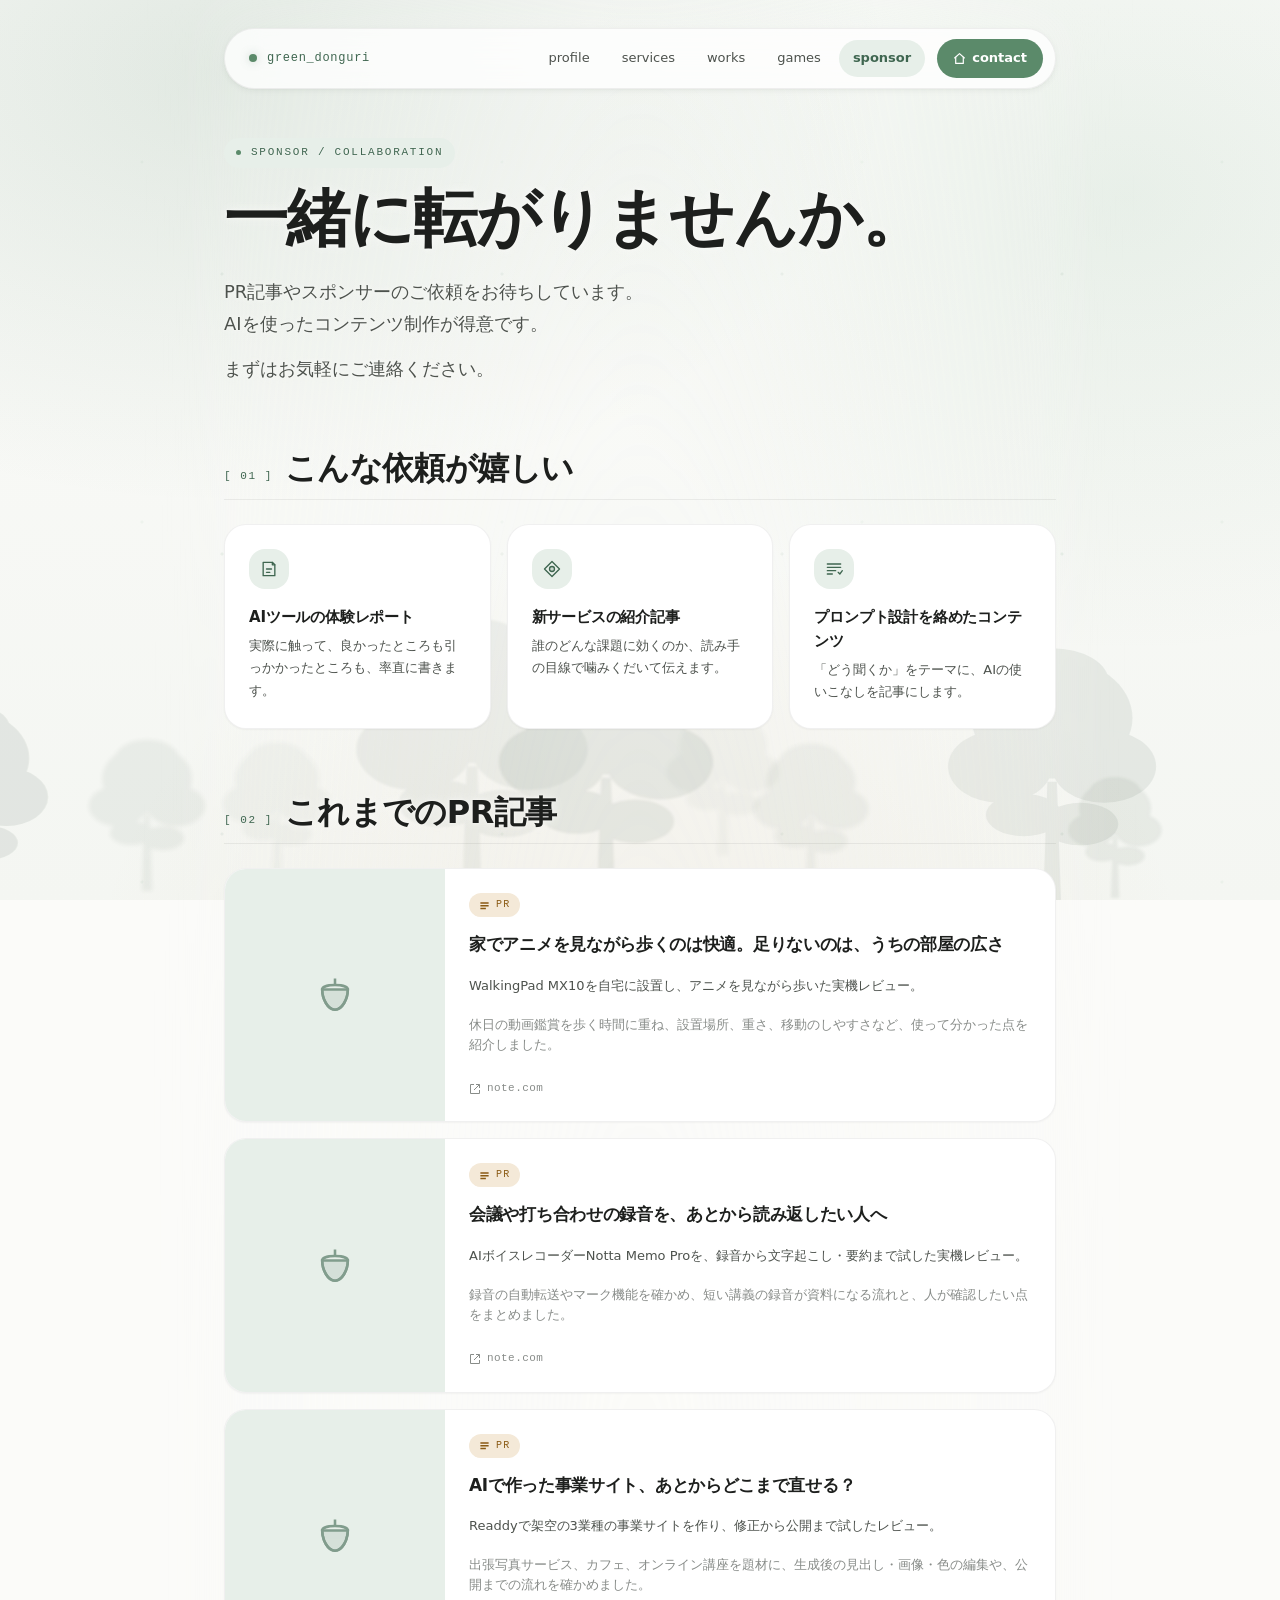
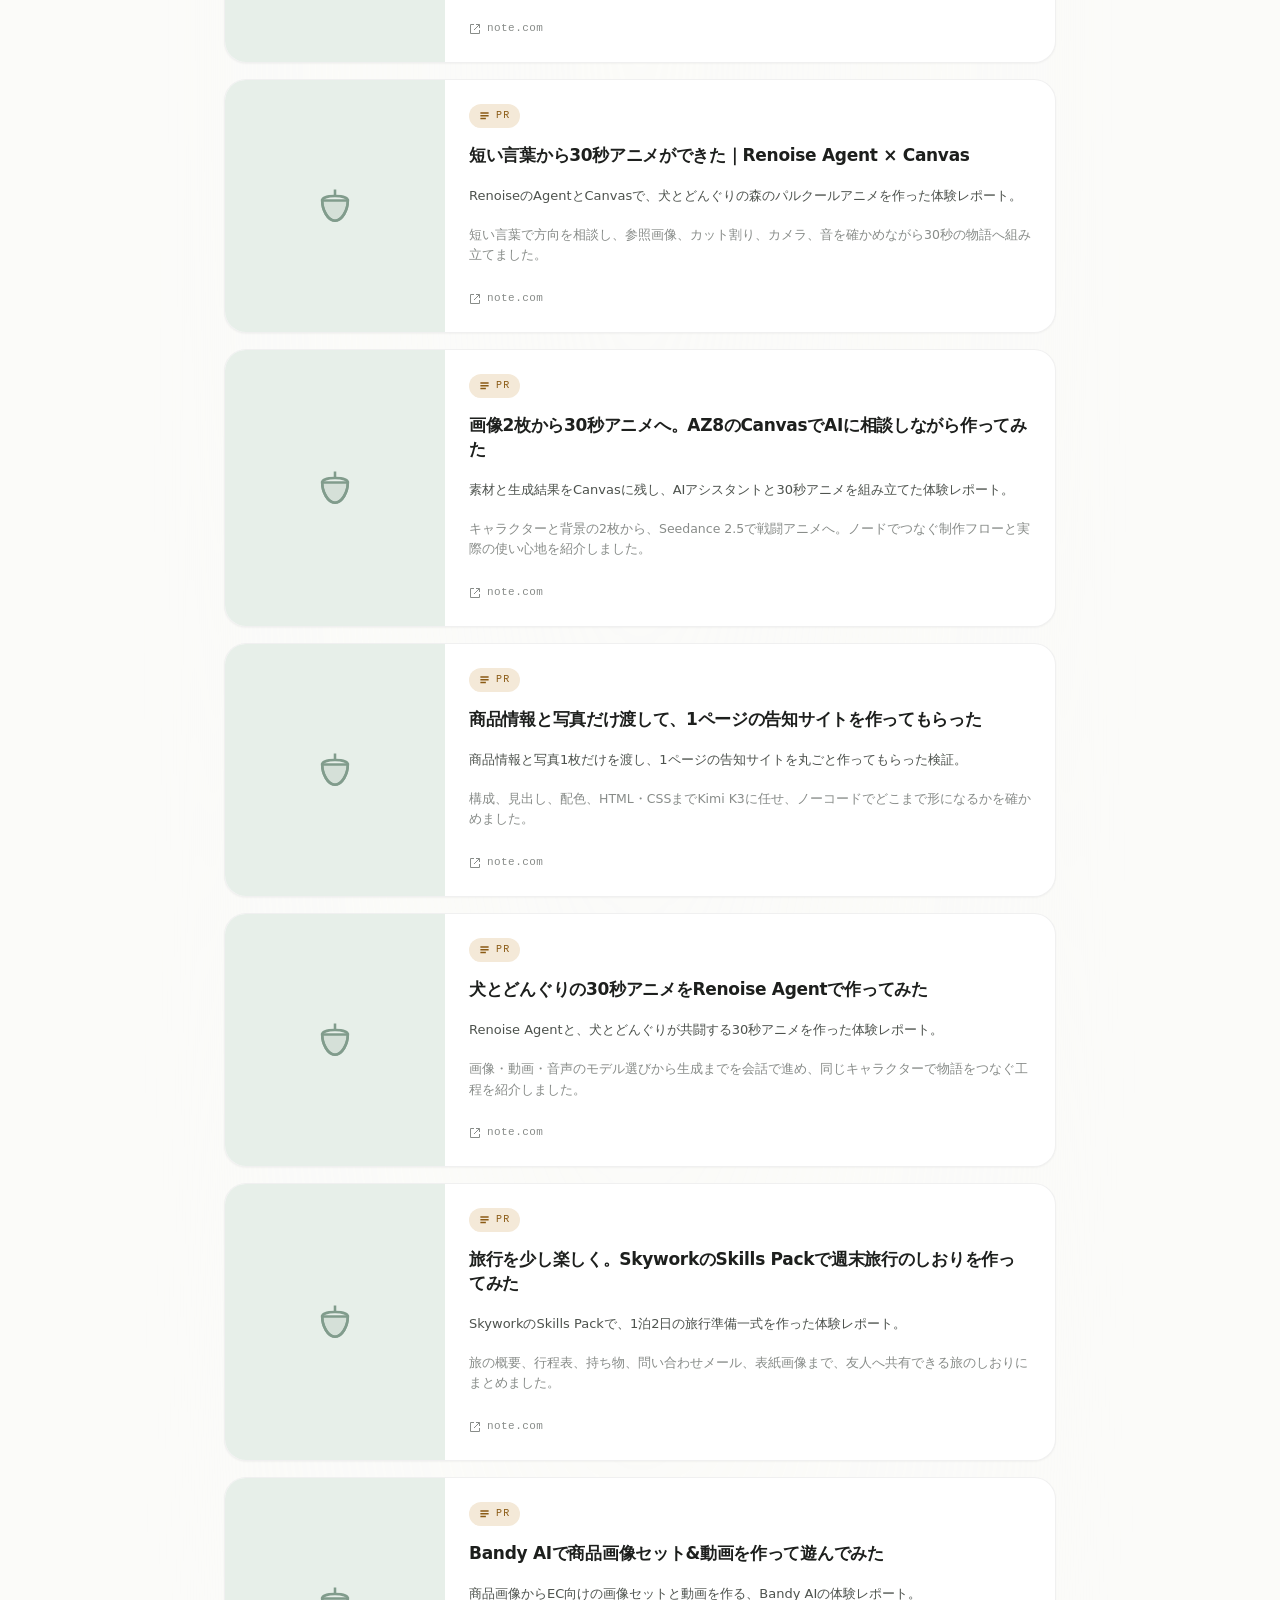
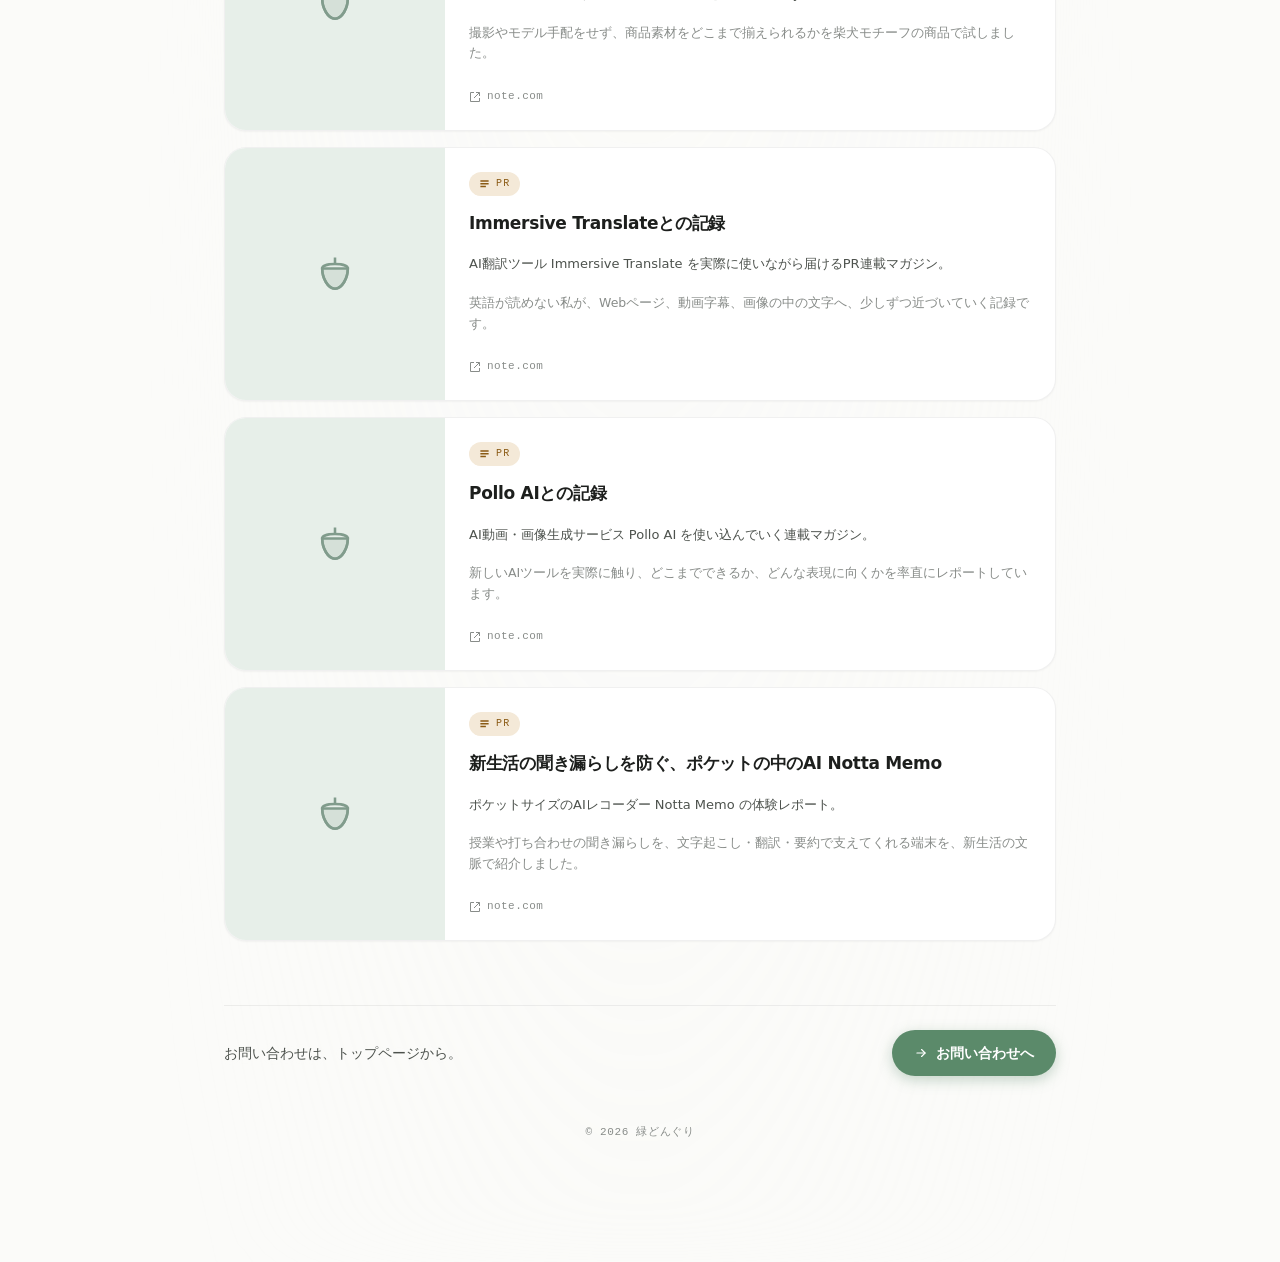
<file: pr.html>
<!doctype html>
<html lang="ja">
<head>
<meta charset="utf-8">
<meta name="viewport" content="width=device-width, initial-scale=1">
<title>スポンサー募集 — 緑どんぐり | AIクリエイティブ制作</title>
<meta name="description" content="一緒に転がりませんか。PR記事やスポンサーのご依頼をお待ちしています。">
<link rel="canonical" href="https://green27donguri.github.io/pr.html">
<meta property="og:type" content="website">
<meta property="og:site_name" content="緑どんぐり">
<meta property="og:url" content="https://green27donguri.github.io/pr.html">
<meta property="og:title" content="スポンサー募集 — 緑どんぐり">
<meta property="og:description" content="一緒に転がりませんか。PR記事やスポンサーのご依頼をお待ちしています。">
<meta property="og:image" content="https://green27donguri.github.io/assets/ogp.png">
<meta property="og:image:width" content="1731">
<meta property="og:image:height" content="909">
<meta property="og:image:alt" content="緑どんぐり｜AIクリエイティブ制作 — 面白いと思ったら、転がり続ける。">
<meta property="og:locale" content="ja_JP">
<meta name="twitter:card" content="summary_large_image">
<meta name="twitter:title" content="スポンサー募集 — 緑どんぐり">
<meta name="twitter:description" content="一緒に転がりませんか。PR記事やスポンサーのご依頼をお待ちしています。">
<meta name="twitter:image" content="https://green27donguri.github.io/assets/ogp.png">
<meta name="twitter:image:alt" content="緑どんぐり｜AIクリエイティブ制作 — 面白いと思ったら、転がり続ける。">
<link rel="icon" type="image/svg+xml" href="assets/favicon.svg">
<link rel="stylesheet" href="css/base.css">
<link rel="stylesheet" href="css/theme.css?v=20261104-games">
<link rel="stylesheet" href="css/sprite.css">
<script src="js/config.js"></script>
<script src="js/analytics.js"></script>
</head>
<body class="scene-active camera-pullback">

<div class="scene" aria-hidden="true"></div>

<div class="sprite-track" aria-hidden="true">
  <div class="sprite-pos shiba"><div class="sprite-stage"><div class="sprite sprite-shiba"></div></div></div>
  <div class="sprite-pos acorn"><div class="acorn-physics"><div class="sprite-stage"><div class="sprite sprite-acorn"></div></div></div></div>
</div>

<div class="app">

  <main class="page-shell">

    <nav class="glass-nav intro-build" data-delay="1" aria-label="グローバルナビゲーション">
      <a class="brand" href="profile.html">
        <span class="pulse" aria-hidden="true"></span>
        <span>green_donguri</span>
      </a>
      <div class="nav-links">
        <a class="nav-link" href="profile.html">profile</a>
        <a class="nav-link" href="services.html">services</a>
        <a class="nav-link" href="works.html">works</a>
        <a class="nav-link" href="games/">games</a>
        <a class="nav-link active" href="pr.html">sponsor</a>
        <a class="nav-cta" href="index.html">
          <svg viewBox="0 0 24 24" fill="none" stroke="currentColor" stroke-width="2.2" stroke-linecap="round" stroke-linejoin="round" aria-hidden="true"><path d="M3 11 L 12 3 L 21 11"/><path d="M5 10 V 21 H 19 V 10"/></svg>
          <span>contact</span>
        </a>
      </div>
    </nav>

    <p class="eyebrow intro-build" data-delay="2"><span class="dot"></span>sponsor / collaboration</p>

    <h1 class="h-display intro-build" data-delay="3">一緒に転がりませんか。</h1>

    <div class="lead intro-build" data-delay="4">
      <p>PR記事やスポンサーのご依頼をお待ちしています。<br>AIを使ったコンテンツ制作が得意です。</p>
      <p>まずはお気軽にご連絡ください。</p>
    </div>

    <section class="section intro-build" data-delay="5">
      <div class="section-head">
        <span class="num">[ 01 ]</span>
        <h2 class="h-section">こんな依頼が嬉しい</h2>
      </div>
      <div class="info-grid">
        <div class="info-card">
          <span class="icon-frame" aria-hidden="true">
            <svg viewBox="0 0 24 24" fill="none" stroke="currentColor" stroke-width="1.6" stroke-linecap="round" stroke-linejoin="round">
              <path d="M5 4 H 16 L 19 7 V 20 H 5 Z"/><path d="M16 4 V 7 H 19"/>
              <path d="M9 12 H 15"/><path d="M9 16 H 13"/>
            </svg>
          </span>
          <h3>AIツールの体験レポート</h3>
          <p>実際に触って、良かったところも引っかかったところも、率直に書きます。</p>
        </div>
        <div class="info-card">
          <span class="icon-frame" aria-hidden="true">
            <svg viewBox="0 0 24 24" fill="none" stroke="currentColor" stroke-width="1.6" stroke-linecap="round" stroke-linejoin="round">
              <path d="M12 3 L 21 12 L 12 21 L 3 12 Z"/>
              <circle cx="12" cy="12" r="3" fill="currentColor" fill-opacity="0.18"/>
            </svg>
          </span>
          <h3>新サービスの紹介記事</h3>
          <p>誰のどんな課題に効くのか、読み手の目線で噛みくだいて伝えます。</p>
        </div>
        <div class="info-card">
          <span class="icon-frame" aria-hidden="true">
            <svg viewBox="0 0 24 24" fill="none" stroke="currentColor" stroke-width="1.6" stroke-linecap="round" stroke-linejoin="round">
              <path d="M4 6 H 20"/><path d="M4 10 H 20"/><path d="M4 14 H 14"/><path d="M4 18 H 10"/>
              <path d="M17 16 L 19 18 L 22 14"/>
            </svg>
          </span>
          <h3>プロンプト設計を絡めたコンテンツ</h3>
          <p>「どう聞くか」をテーマに、AIの使いこなしを記事にします。</p>
        </div>
      </div>
    </section>

    <section class="section intro-build" data-delay="6">
      <div class="section-head">
        <span class="num">[ 02 ]</span>
        <h2 class="h-section">これまでのPR記事</h2>
      </div>
      <div class="group-block">
        <div id="pr-list" class="url-card-list"></div>
      </div>
    </section>

    <div class="footer-back">
      <p class="leadin">お問い合わせは、トップページから。</p>
      <a class="home-cta" href="index.html">
        <svg viewBox="0 0 24 24" fill="none" stroke="currentColor" stroke-width="2" stroke-linecap="round" stroke-linejoin="round" aria-hidden="true"><path d="M5 12 H 19"/><path d="M13 6 L 19 12 L 13 18"/></svg>
        <span>お問い合わせへ</span>
      </a>
    </div>

  <footer class="site-copy">© 2026 緑どんぐり</footer>
  </main>

</div>

<script src="js/sprite.js"></script>
<script src="js/effects.js"></script>
<script src="js/forest.js"></script>
<script src="js/clouds.js"></script>
<script src="js/cards.js?v=0.4.6"></script>

</body>
</html>
</file>
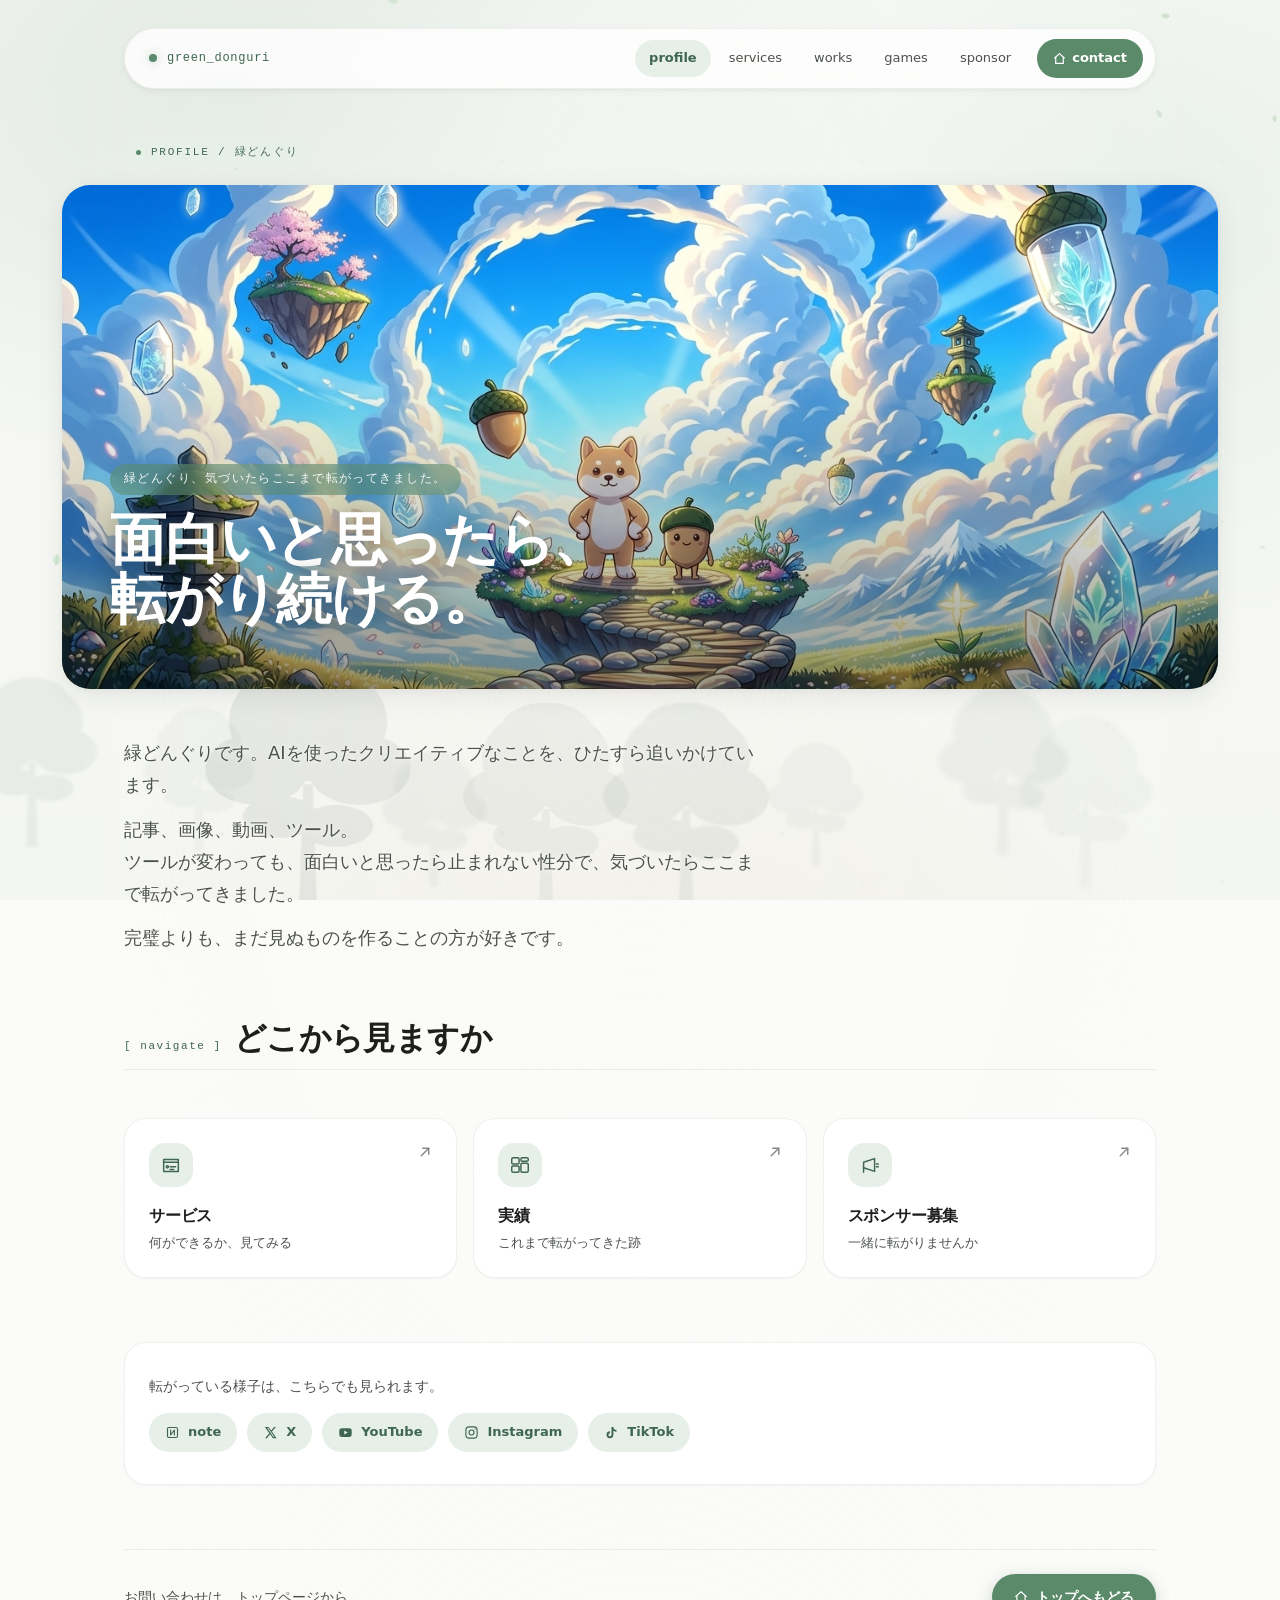
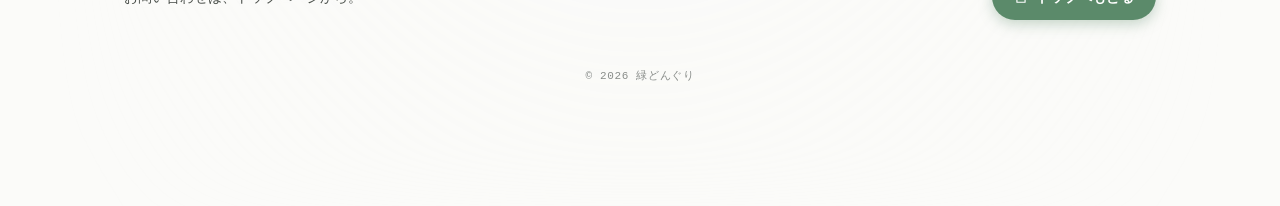
<file: profile.html>
<!doctype html>
<html lang="ja">
<head>
<meta charset="utf-8">
<meta name="viewport" content="width=device-width, initial-scale=1">
<title>プロフィール — 緑どんぐり | AIクリエイティブ制作</title>
<meta name="description" content="面白いと思ったら、転がり続ける。AIを使ったクリエイティブなことを追いかけている、緑どんぐりのプロフィール。">
<link rel="canonical" href="https://green27donguri.github.io/profile.html">
<meta property="og:type" content="profile">
<meta property="og:site_name" content="緑どんぐり">
<meta property="og:url" content="https://green27donguri.github.io/profile.html">
<meta property="og:title" content="プロフィール — 緑どんぐり">
<meta property="og:description" content="面白いと思ったら、転がり続ける。AIを使ったクリエイティブを追いかけている、緑どんぐりのプロフィール。">
<meta property="og:image" content="https://green27donguri.github.io/assets/ogp.png">
<meta property="og:image:width" content="1731">
<meta property="og:image:height" content="909">
<meta property="og:image:alt" content="緑どんぐり｜AIクリエイティブ制作 — 面白いと思ったら、転がり続ける。">
<meta property="og:locale" content="ja_JP">
<meta name="twitter:card" content="summary_large_image">
<meta name="twitter:title" content="プロフィール — 緑どんぐり">
<meta name="twitter:description" content="面白いと思ったら、転がり続ける。">
<meta name="twitter:image" content="https://green27donguri.github.io/assets/ogp.png">
<meta name="twitter:image:alt" content="緑どんぐり｜AIクリエイティブ制作 — 面白いと思ったら、転がり続ける。">
<link rel="icon" type="image/svg+xml" href="assets/favicon.svg">
<link rel="stylesheet" href="css/base.css">
<link rel="stylesheet" href="css/theme.css?v=20261104-games">
<link rel="stylesheet" href="css/sprite.css">
<script src="js/config.js"></script>
<script src="js/analytics.js"></script>
</head>
<body class="scene-active camera-pullback">

<div class="scene" aria-hidden="true"></div>

<div class="sprite-track" aria-hidden="true">
  <div class="sprite-pos shiba"><div class="sprite-stage"><div class="sprite sprite-shiba"></div></div></div>
  <div class="sprite-pos acorn"><div class="acorn-physics"><div class="sprite-stage"><div class="sprite sprite-acorn"></div></div></div></div>
</div>

<div class="app">

  <main class="page-shell wide">

    <nav class="glass-nav intro-build" data-delay="1" aria-label="グローバルナビゲーション">
      <a class="brand" href="profile.html">
        <span class="pulse" aria-hidden="true"></span>
        <span>green_donguri</span>
      </a>
      <div class="nav-links">
        <a class="nav-link active" href="profile.html">profile</a>
        <a class="nav-link" href="services.html">services</a>
        <a class="nav-link" href="works.html">works</a>
        <a class="nav-link" href="games/">games</a>
        <a class="nav-link" href="pr.html">sponsor</a>
        <a class="nav-cta" href="index.html">
          <svg viewBox="0 0 24 24" fill="none" stroke="currentColor" stroke-width="2.2" stroke-linecap="round" stroke-linejoin="round" aria-hidden="true"><path d="M3 11 L 12 3 L 21 11"/><path d="M5 10 V 21 H 19 V 10"/></svg>
          <span>contact</span>
        </a>
      </div>
    </nav>

    <p class="eyebrow intro-build" data-delay="2"><span class="dot"></span>profile / 緑どんぐり</p>

    <div class="hero-band intro-build" data-delay="3">
      <img src="assets/hero_image.png" alt="芝犬とどんぐりが浮き島の上に立ち、空に向かう道を見つめている">
      <div class="hero-overlay">
        <span class="tag">緑どんぐり、気づいたらここまで転がってきました。</span>
        <h1>面白いと思ったら、<br>転がり続ける。</h1>
      </div>
    </div>

    <div class="lead intro-build" data-delay="4">
      <p>緑どんぐりです。AIを使ったクリエイティブなことを、ひたすら追いかけています。</p>
      <p>記事、画像、動画、ツール。<br>ツールが変わっても、面白いと思ったら止まれない性分で、気づいたらここまで転がってきました。</p>
      <p>完璧よりも、まだ見ぬものを作ることの方が好きです。</p>
    </div>

    <section class="section intro-build" data-delay="5">
      <div class="section-head">
        <span class="num">[ navigate ]</span>
        <h2 class="h-section">どこから見ますか</h2>
      </div>
      <div class="split-cards">
        <a class="nav-card" href="services.html">
          <span class="icon-frame" aria-hidden="true">
            <svg viewBox="0 0 24 24" fill="none" stroke="currentColor" stroke-width="1.6" stroke-linecap="round" stroke-linejoin="round">
              <path d="M4 6 H 20 V 19 H 4 Z"/><path d="M4 9 H 20"/>
              <circle cx="8" cy="14" r="1.2"/><path d="M11 14 H 17"/><path d="M11 17 H 15"/>
            </svg>
          </span>
          <p class="label">サービス</p>
          <p class="desc">何ができるか、見てみる</p>
          <svg class="arrow" viewBox="0 0 24 24" fill="none" stroke="currentColor" stroke-width="2" stroke-linecap="round" stroke-linejoin="round" aria-hidden="true"><path d="M7 17 L 17 7"/><path d="M9 7 H 17 V 15"/></svg>
        </a>
        <a class="nav-card" href="works.html">
          <span class="icon-frame" aria-hidden="true">
            <svg viewBox="0 0 24 24" fill="none" stroke="currentColor" stroke-width="1.6" stroke-linecap="round" stroke-linejoin="round">
              <rect x="3" y="4" width="8" height="7" rx="1.4"/>
              <rect x="13" y="4" width="8" height="4" rx="1.4"/>
              <rect x="13" y="10" width="8" height="10" rx="1.4"/>
              <rect x="3" y="13" width="8" height="7" rx="1.4"/>
            </svg>
          </span>
          <p class="label">実績</p>
          <p class="desc">これまで転がってきた跡</p>
          <svg class="arrow" viewBox="0 0 24 24" fill="none" stroke="currentColor" stroke-width="2" stroke-linecap="round" stroke-linejoin="round" aria-hidden="true"><path d="M7 17 L 17 7"/><path d="M9 7 H 17 V 15"/></svg>
        </a>
        <a class="nav-card" href="pr.html">
          <span class="icon-frame" aria-hidden="true">
            <svg viewBox="0 0 24 24" fill="none" stroke="currentColor" stroke-width="1.6" stroke-linecap="round" stroke-linejoin="round">
              <path d="M5 9 L 17 5 V 19 L 5 15 Z"/>
              <path d="M5 15 V 20"/>
              <path d="M19 11 H 21"/><path d="M19 14 H 21"/>
            </svg>
          </span>
          <p class="label">スポンサー募集</p>
          <p class="desc">一緒に転がりませんか</p>
          <svg class="arrow" viewBox="0 0 24 24" fill="none" stroke="currentColor" stroke-width="2" stroke-linecap="round" stroke-linejoin="round" aria-hidden="true"><path d="M7 17 L 17 7"/><path d="M9 7 H 17 V 15"/></svg>
        </a>
      </div>
    </section>

    <section class="section intro-build" data-delay="6">
      <div class="social-block">
        <p class="lead-mini">転がっている様子は、こちらでも見られます。</p>
        <div class="social-list">
          <a class="social-pill" href="https://note.com/green_donguri" target="_blank" rel="noopener">
            <svg class="ico" viewBox="0 0 24 24" fill="none" stroke="currentColor" stroke-width="1.8" stroke-linecap="round" stroke-linejoin="round" aria-hidden="true">
              <rect x="4" y="4" width="16" height="16" rx="2"/>
              <path d="M9 8 V 16 L 15 8 V 16"/>
            </svg>
            <span>note</span>
          </a>
          <a class="social-pill" href="https://x.com/green_donguri" target="_blank" rel="noopener">
            <svg class="ico" viewBox="0 0 24 24" fill="currentColor" aria-hidden="true">
              <path d="M17.7 3 H 20.6 L 14.3 10.2 L 21.7 21 H 15.9 L 11.4 14.6 L 6.2 21 H 3.3 L 10.1 13.3 L 3 3 H 8.9 L 13 8.9 L 17.7 3 Z M 16.7 19.2 H 18.3 L 8.4 4.7 H 6.7 L 16.7 19.2 Z"/>
            </svg>
            <span>X</span>
          </a>
          <a class="social-pill" href="https://www.youtube.com/@%E7%B7%91%E3%81%A9%E3%82%93%E3%81%90%E3%82%8A_27" target="_blank" rel="noopener">
            <svg class="ico" viewBox="0 0 24 24" fill="currentColor" aria-hidden="true">
              <path d="M21.6 7.2 C 21.4 6.3 20.7 5.6 19.8 5.4 C 18.1 5 12 5 12 5 C 12 5 5.9 5 4.2 5.4 C 3.3 5.6 2.6 6.3 2.4 7.2 C 2 8.9 2 12 2 12 C 2 12 2 15.1 2.4 16.8 C 2.6 17.7 3.3 18.4 4.2 18.6 C 5.9 19 12 19 12 19 C 12 19 18.1 19 19.8 18.6 C 20.7 18.4 21.4 17.7 21.6 16.8 C 22 15.1 22 12 22 12 C 22 12 22 8.9 21.6 7.2 Z M 10 15.2 V 8.8 L 15.5 12 Z"/>
            </svg>
            <span>YouTube</span>
          </a>
          <a class="social-pill" href="https://www.instagram.com/green_donguri/?hl=ja" target="_blank" rel="noopener">
            <svg class="ico" viewBox="0 0 24 24" fill="none" stroke="currentColor" stroke-width="1.8" stroke-linecap="round" stroke-linejoin="round" aria-hidden="true">
              <rect x="3" y="3" width="18" height="18" rx="5"/>
              <circle cx="12" cy="12" r="4"/>
              <circle cx="17.5" cy="6.5" r="1" fill="currentColor" stroke="none"/>
            </svg>
            <span>Instagram</span>
          </a>
          <a class="social-pill" href="https://www.tiktok.com/@green_donguri" target="_blank" rel="noopener">
            <svg class="ico" viewBox="0 0 24 24" fill="currentColor" aria-hidden="true">
              <path d="M15 3 V15.5 A5.5 5.5 0 1 1 9.5 10 V13 A2.5 2.5 0 1 0 12 15.5 V3 Z M15 3 C15 5.8 16.8 7.5 20 7.8 V10.8 C18.1 10.6 16.4 9.9 15 8.7 Z"/>
            </svg>
            <span>TikTok</span>
          </a>
        </div>
      </div>
    </section>

    <div class="footer-back">
      <p class="leadin">お問い合わせは、トップページから。</p>
      <a class="home-cta" href="index.html">
        <svg viewBox="0 0 24 24" fill="none" stroke="currentColor" stroke-width="2" stroke-linecap="round" stroke-linejoin="round" aria-hidden="true"><path d="M3 11 L 12 3 L 21 11"/><path d="M5 10 V 21 H 19 V 10"/></svg>
        <span>トップへもどる</span>
      </a>
    </div>

  <footer class="site-copy">© 2026 緑どんぐり</footer>
  </main>

</div>

<script src="js/sprite.js"></script>
<script src="js/effects.js"></script>
<script src="js/forest.js"></script>
<script src="js/clouds.js"></script>

</body>
</html>
</file>
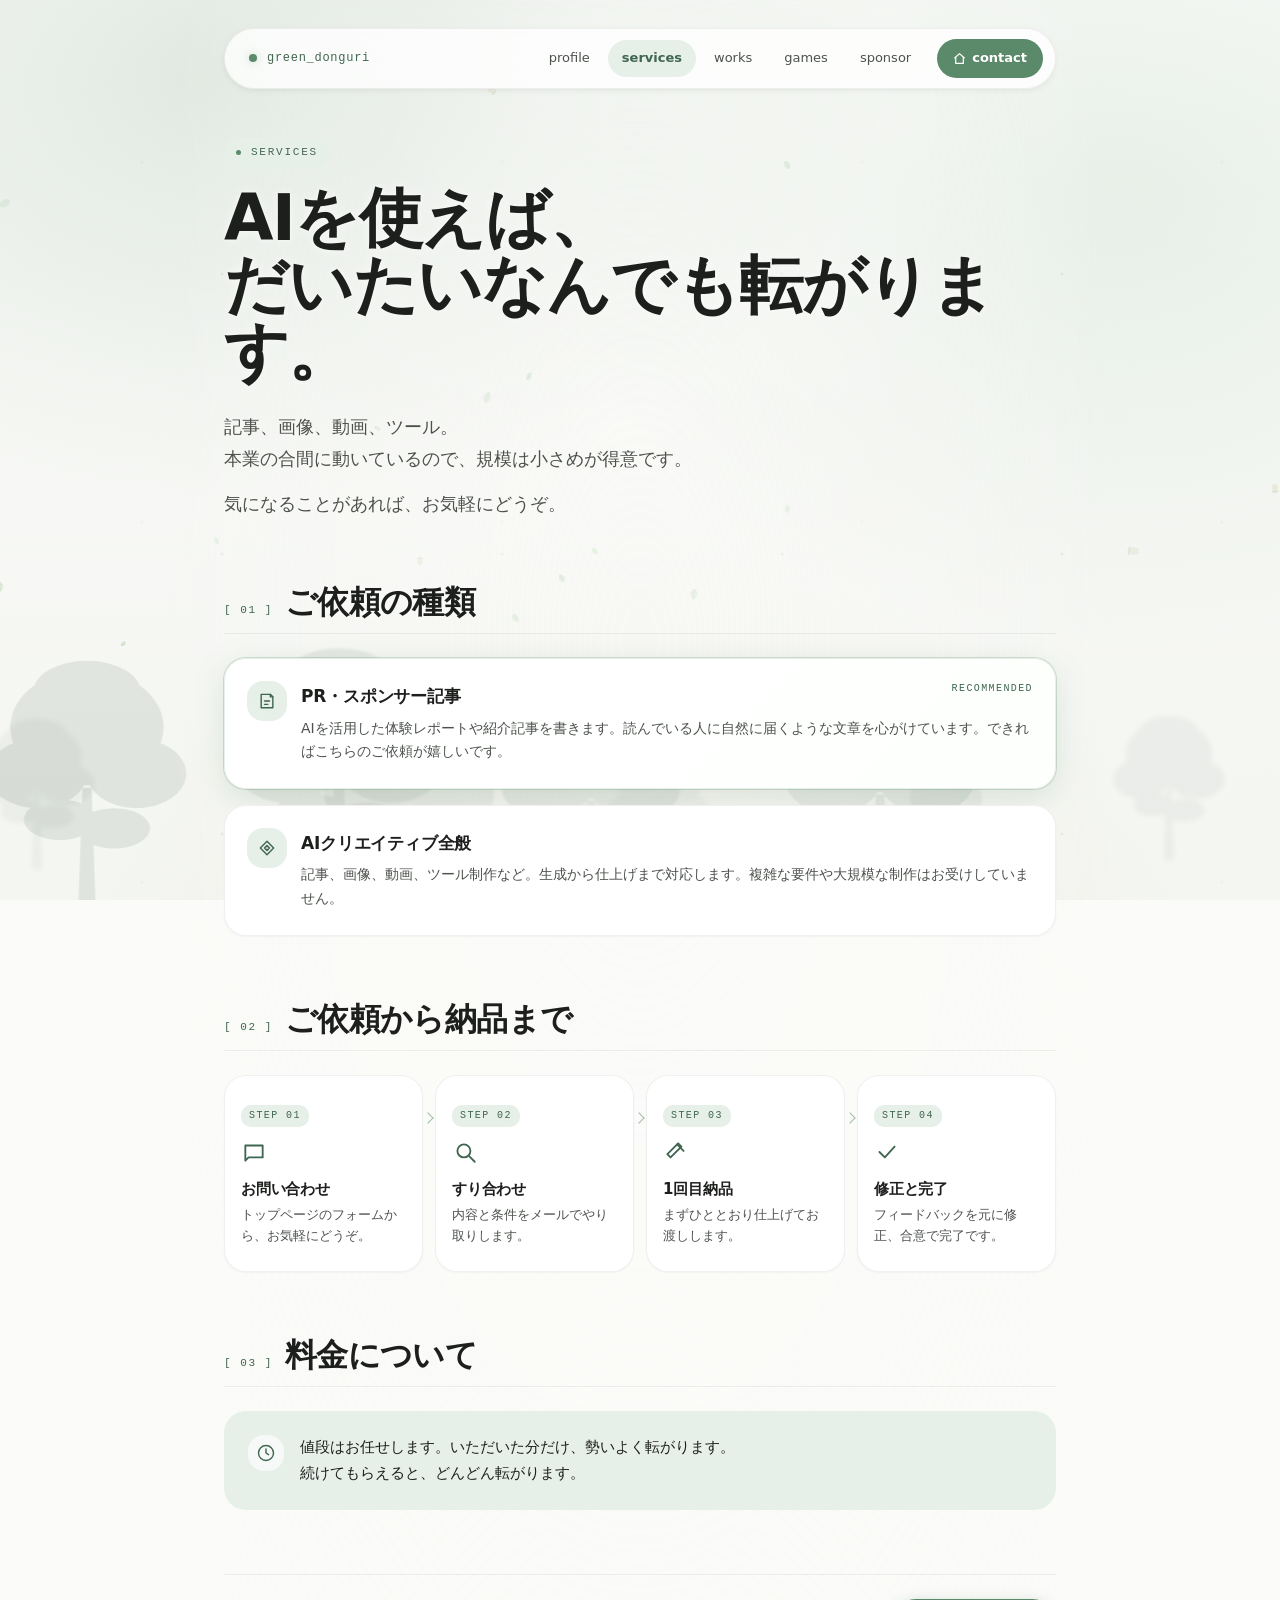
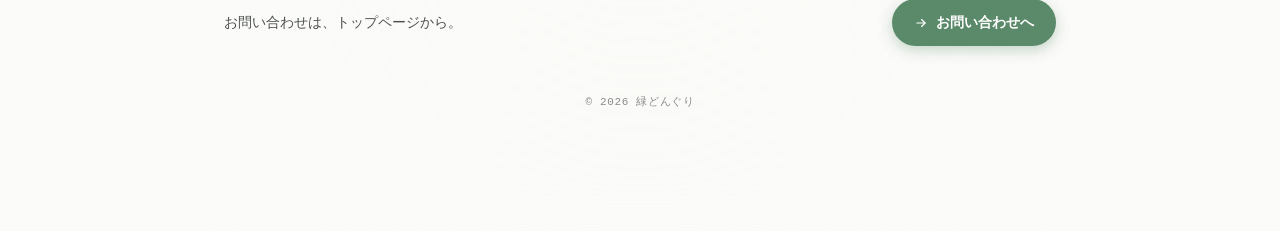
<file: services.html>
<!doctype html>
<html lang="ja">
<head>
<meta charset="utf-8">
<meta name="viewport" content="width=device-width, initial-scale=1">
<title>サービス — 緑どんぐり | AIクリエイティブ制作</title>
<meta name="description" content="AIを使った記事・画像・動画・ツール制作。PR記事のご依頼が嬉しいです。">
<link rel="canonical" href="https://green27donguri.github.io/services.html">
<meta property="og:type" content="website">
<meta property="og:site_name" content="緑どんぐり">
<meta property="og:url" content="https://green27donguri.github.io/services.html">
<meta property="og:title" content="サービス — 緑どんぐり">
<meta property="og:description" content="AIを使えば、だいたいなんでも転がります。記事・画像・動画・ツール、本業の合間に動いています。">
<meta property="og:image" content="https://green27donguri.github.io/assets/ogp.png">
<meta property="og:image:width" content="1731">
<meta property="og:image:height" content="909">
<meta property="og:image:alt" content="緑どんぐり｜AIクリエイティブ制作 — 面白いと思ったら、転がり続ける。">
<meta property="og:locale" content="ja_JP">
<meta name="twitter:card" content="summary_large_image">
<meta name="twitter:title" content="サービス — 緑どんぐり">
<meta name="twitter:description" content="AIを使えば、だいたいなんでも転がります。">
<meta name="twitter:image" content="https://green27donguri.github.io/assets/ogp.png">
<meta name="twitter:image:alt" content="緑どんぐり｜AIクリエイティブ制作 — 面白いと思ったら、転がり続ける。">
<link rel="icon" type="image/svg+xml" href="assets/favicon.svg">
<link rel="stylesheet" href="css/base.css">
<link rel="stylesheet" href="css/theme.css?v=20261104-games">
<link rel="stylesheet" href="css/sprite.css">
<script src="js/config.js"></script>
<script src="js/analytics.js"></script>
</head>
<body class="scene-active camera-pullback">

<div class="scene" aria-hidden="true"></div>

<div class="sprite-track" aria-hidden="true">
  <div class="sprite-pos shiba"><div class="sprite-stage"><div class="sprite sprite-shiba"></div></div></div>
  <div class="sprite-pos acorn"><div class="acorn-physics"><div class="sprite-stage"><div class="sprite sprite-acorn"></div></div></div></div>
</div>

<div class="app">

  <main class="page-shell">

    <nav class="glass-nav intro-build" data-delay="1" aria-label="グローバルナビゲーション">
      <a class="brand" href="profile.html">
        <span class="pulse" aria-hidden="true"></span>
        <span>green_donguri</span>
      </a>
      <div class="nav-links">
        <a class="nav-link" href="profile.html">profile</a>
        <a class="nav-link active" href="services.html">services</a>
        <a class="nav-link" href="works.html">works</a>
        <a class="nav-link" href="games/">games</a>
        <a class="nav-link" href="pr.html">sponsor</a>
        <a class="nav-cta" href="index.html">
          <svg viewBox="0 0 24 24" fill="none" stroke="currentColor" stroke-width="2.2" stroke-linecap="round" stroke-linejoin="round" aria-hidden="true"><path d="M3 11 L 12 3 L 21 11"/><path d="M5 10 V 21 H 19 V 10"/></svg>
          <span>contact</span>
        </a>
      </div>
    </nav>

    <p class="eyebrow intro-build" data-delay="2"><span class="dot"></span>services</p>

    <h1 class="h-display intro-build" data-delay="3">AIを使えば、<br>だいたいなんでも転がります。</h1>

    <div class="lead intro-build" data-delay="4">
      <p>記事、画像、動画、ツール。<br>本業の合間に動いているので、規模は小さめが得意です。</p>
      <p>気になることがあれば、お気軽にどうぞ。</p>
    </div>

    <section class="section intro-build" data-delay="5">
      <div class="section-head">
        <span class="num">[ 01 ]</span>
        <h2 class="h-section">ご依頼の種類</h2>
      </div>
      <div class="term-list">
        <div class="term featured">
          <span class="marker" aria-hidden="true">
            <svg viewBox="0 0 24 24" fill="none" stroke="currentColor" stroke-width="1.7" stroke-linecap="round" stroke-linejoin="round"><path d="M5 4 H 16 L 19 7 V 20 H 5 Z"/><path d="M16 4 V 7 H 19"/><path d="M9 12 H 15"/><path d="M9 16 H 13"/></svg>
          </span>
          <span class="tag">recommended</span>
          <h3>PR・スポンサー記事</h3>
          <p>AIを活用した体験レポートや紹介記事を書きます。読んでいる人に自然に届くような文章を心がけています。できればこちらのご依頼が嬉しいです。</p>
        </div>
        <div class="term">
          <span class="marker" aria-hidden="true">
            <svg viewBox="0 0 24 24" fill="none" stroke="currentColor" stroke-width="1.7" stroke-linecap="round" stroke-linejoin="round"><path d="M12 4 L 4 12 L 12 20 L 20 12 Z"/><path d="M9 12 L 12 9 L 15 12 L 12 15 Z" fill="currentColor" fill-opacity="0.18"/></svg>
          </span>
          <h3>AIクリエイティブ全般</h3>
          <p>記事、画像、動画、ツール制作など。生成から仕上げまで対応します。複雑な要件や大規模な制作はお受けしていません。</p>
        </div>
      </div>
    </section>

    <section class="section intro-build" data-delay="6">
      <div class="section-head">
        <span class="num">[ 02 ]</span>
        <h2 class="h-section">ご依頼から納品まで</h2>
      </div>
      <div class="flow">
        <div class="flow-step">
          <div class="step-num">STEP 01</div>
          <svg class="step-icon" viewBox="0 0 24 24" fill="none" stroke="currentColor" stroke-width="1.7" stroke-linecap="round" stroke-linejoin="round" aria-hidden="true">
            <path d="M4 6 H 20 V 17 H 7 L 4 20 Z"/>
          </svg>
          <h3>お問い合わせ</h3>
          <p>トップページのフォームから、お気軽にどうぞ。</p>
        </div>
        <div class="flow-step">
          <div class="step-num">STEP 02</div>
          <svg class="step-icon" viewBox="0 0 24 24" fill="none" stroke="currentColor" stroke-width="1.7" stroke-linecap="round" stroke-linejoin="round" aria-hidden="true">
            <circle cx="11" cy="11" r="6"/><path d="M16 16 L 21 21"/>
          </svg>
          <h3>すり合わせ</h3>
          <p>内容と条件をメールでやり取りします。</p>
        </div>
        <div class="flow-step">
          <div class="step-num">STEP 03</div>
          <svg class="step-icon" viewBox="0 0 24 24" fill="none" stroke="currentColor" stroke-width="1.7" stroke-linecap="round" stroke-linejoin="round" aria-hidden="true">
            <path d="M14 4 L 4 14 L 7 17 L 17 7 Z"/><path d="M13 5 L 19 11"/>
          </svg>
          <h3>1回目納品</h3>
          <p>まずひととおり仕上げてお渡しします。</p>
        </div>
        <div class="flow-step">
          <div class="step-num">STEP 04</div>
          <svg class="step-icon" viewBox="0 0 24 24" fill="none" stroke="currentColor" stroke-width="1.7" stroke-linecap="round" stroke-linejoin="round" aria-hidden="true">
            <path d="M5 12 L 10 17 L 19 7"/>
          </svg>
          <h3>修正と完了</h3>
          <p>フィードバックを元に修正、合意で完了です。</p>
        </div>
      </div>
    </section>

    <section class="section intro-build" data-delay="7">
      <div class="section-head">
        <span class="num">[ 03 ]</span>
        <h2 class="h-section">料金について</h2>
      </div>
      <div class="callout">
        <span class="icon-frame" aria-hidden="true">
          <svg viewBox="0 0 24 24" fill="none" stroke="currentColor" stroke-width="1.7" stroke-linecap="round" stroke-linejoin="round">
            <circle cx="12" cy="12" r="9"/>
            <path d="M12 7 V 12 L 15 14"/>
          </svg>
        </span>
        <p>値段はお任せします。いただいた分だけ、勢いよく転がります。<br>続けてもらえると、どんどん転がります。</p>
      </div>
    </section>

    <div class="footer-back">
      <p class="leadin">お問い合わせは、トップページから。</p>
      <a class="home-cta" href="index.html">
        <svg viewBox="0 0 24 24" fill="none" stroke="currentColor" stroke-width="2" stroke-linecap="round" stroke-linejoin="round" aria-hidden="true"><path d="M5 12 H 19"/><path d="M13 6 L 19 12 L 13 18"/></svg>
        <span>お問い合わせへ</span>
      </a>
    </div>

  <footer class="site-copy">© 2026 緑どんぐり</footer>
  </main>

</div>

<script src="js/sprite.js"></script>
<script src="js/effects.js"></script>
<script src="js/forest.js"></script>
<script src="js/clouds.js"></script>

</body>
</html>
</file>
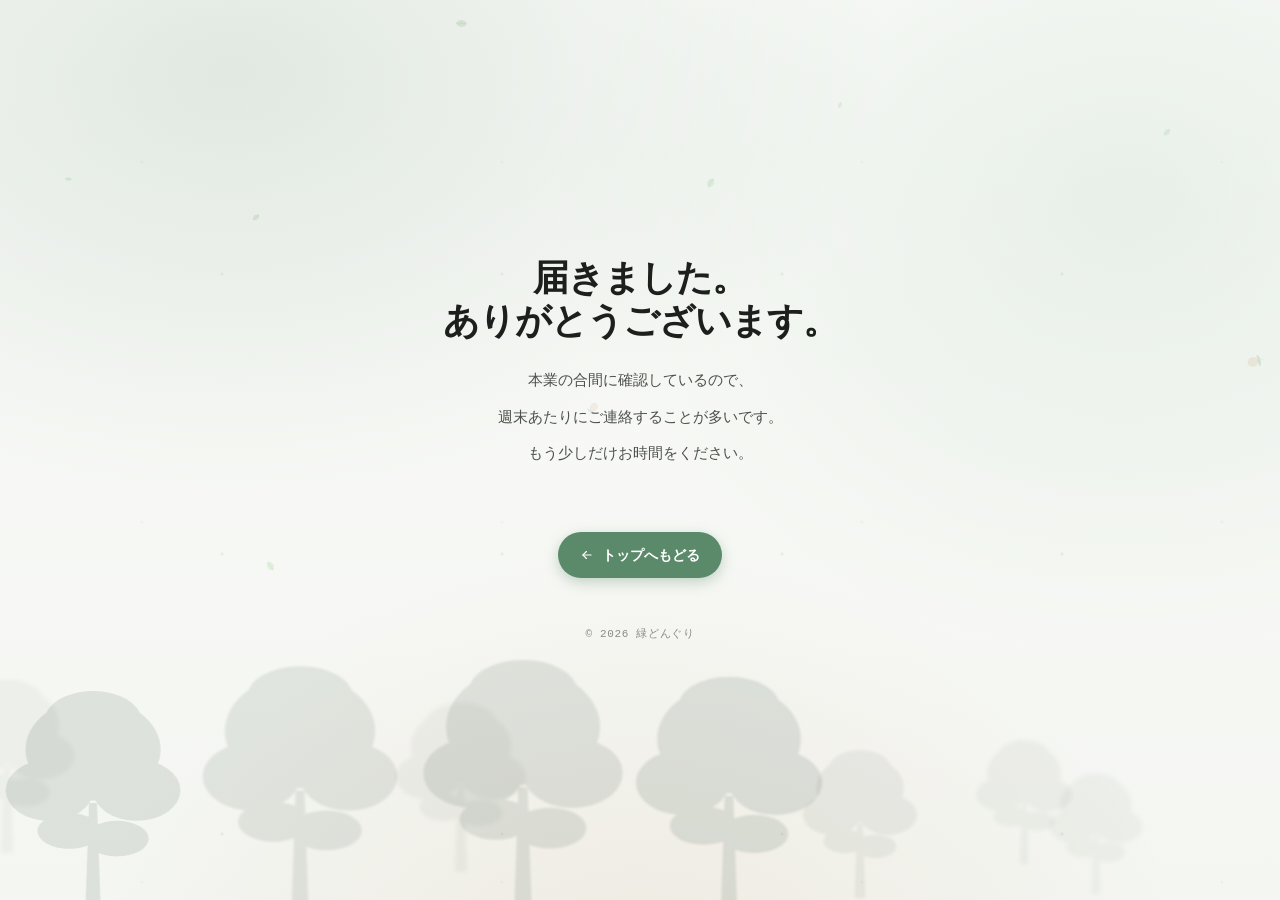
<file: thanks.html>
<!doctype html>
<html lang="ja">
<head>
<meta charset="utf-8">
<meta name="viewport" content="width=device-width, initial-scale=1">
<title>送信ありがとうございます — 緑どんぐり</title>
<meta name="robots" content="noindex">
<meta property="og:type" content="website">
<meta property="og:site_name" content="緑どんぐり">
<meta property="og:title" content="緑どんぐり | AIクリエイティブ制作">
<meta property="og:description" content="面白いと思ったら、転がり続ける。">
<meta property="og:image" content="https://green27donguri.github.io/assets/ogp.png">
<meta property="og:image:width" content="1731">
<meta property="og:image:height" content="909">
<meta property="og:locale" content="ja_JP">
<link rel="icon" type="image/svg+xml" href="assets/favicon.svg">
<link rel="stylesheet" href="css/base.css">
<link rel="stylesheet" href="css/theme.css?v=20261104-games">
<link rel="stylesheet" href="css/sprite.css">
<style>
.thanks-shell {
  max-width: 580px; margin: 0 auto;
  padding: 120px 24px 100px;
  text-align: center;
  position: relative;
}
.thanks-shell .acorn-illust {
  width: 100px; height: 100px;
  margin: 0 auto 36px;
  animation: gentle-bob 3.5s ease-in-out infinite;
}
@keyframes gentle-bob {
  0%, 100% { transform: translateY(0); }
  50% { transform: translateY(-7px); }
}
.thanks-shell h1 { font-size: clamp(28px, 4vw, 36px); margin-bottom: 24px; letter-spacing: -1px; line-height: 1.2; }
.thanks-shell p { color: var(--text-secondary); font-size: 15px; line-height: 1.9; margin: 0 0 8px; }
.thanks-shell .home-cta { margin-top: 56px; }
@media (max-width: 600px) {
  .thanks-shell { padding: 80px 24px 80px; }
}
</style>
<script src="js/config.js"></script>
<script src="js/analytics.js"></script>
</head>
<body class="scene-calm">

<div class="scene" aria-hidden="true"></div>

<div class="sprite-track" aria-hidden="true">
  <div class="sprite-pos shiba"><div class="sprite-stage"><div class="sprite sprite-shiba"></div></div></div>
  <div class="sprite-pos acorn"><div class="acorn-physics"><div class="sprite-stage"><div class="sprite sprite-acorn"></div></div></div></div>
</div>

<div class="app">
  <main class="thanks-shell">

    <svg class="acorn-illust intro-build" data-delay="1" viewBox="0 0 100 100" fill="none" stroke="#3f6650" stroke-width="2" stroke-linecap="round" stroke-linejoin="round" aria-hidden="true">
      <ellipse cx="50" cy="58" rx="28" ry="34" fill="#e7efe9"/>
      <path d="M22 36 C 22 28 33 24 50 24 C 67 24 78 28 78 36 C 78 38 73 39 50 39 C 27 39 22 38 22 36 Z" fill="#5b8a6a" stroke="#3f6650"/>
      <path d="M50 24 L 50 14"/>
      <circle cx="42" cy="60" r="2.4" fill="#3f6650" stroke="none"/>
      <circle cx="58" cy="60" r="2.4" fill="#3f6650" stroke="none"/>
      <path d="M44 68 Q 50 73 56 68"/>
    </svg>

    <h1 class="intro-build" data-delay="2">届きました。<br>ありがとうございます。</h1>

    <p class="intro-build" data-delay="3">本業の合間に確認しているので、</p>
    <p class="intro-build" data-delay="3">週末あたりにご連絡することが多いです。</p>
    <p class="intro-build" data-delay="3">もう少しだけお時間をください。</p>

    <a class="home-cta intro-build" data-delay="4" href="index.html">
      <svg viewBox="0 0 24 24" fill="none" stroke="currentColor" stroke-width="2" stroke-linecap="round" stroke-linejoin="round" aria-hidden="true"><path d="M19 12 H 5"/><path d="M11 6 L 5 12 L 11 18"/></svg>
      <span>トップへもどる</span>
    </a>

  <footer class="site-copy">© 2026 緑どんぐり</footer>
  </main>
</div>

<script src="js/sprite.js"></script>
<script src="js/effects.js"></script>
<script src="js/forest.js"></script>
<script src="js/clouds.js"></script>

</body>
</html>
</file>
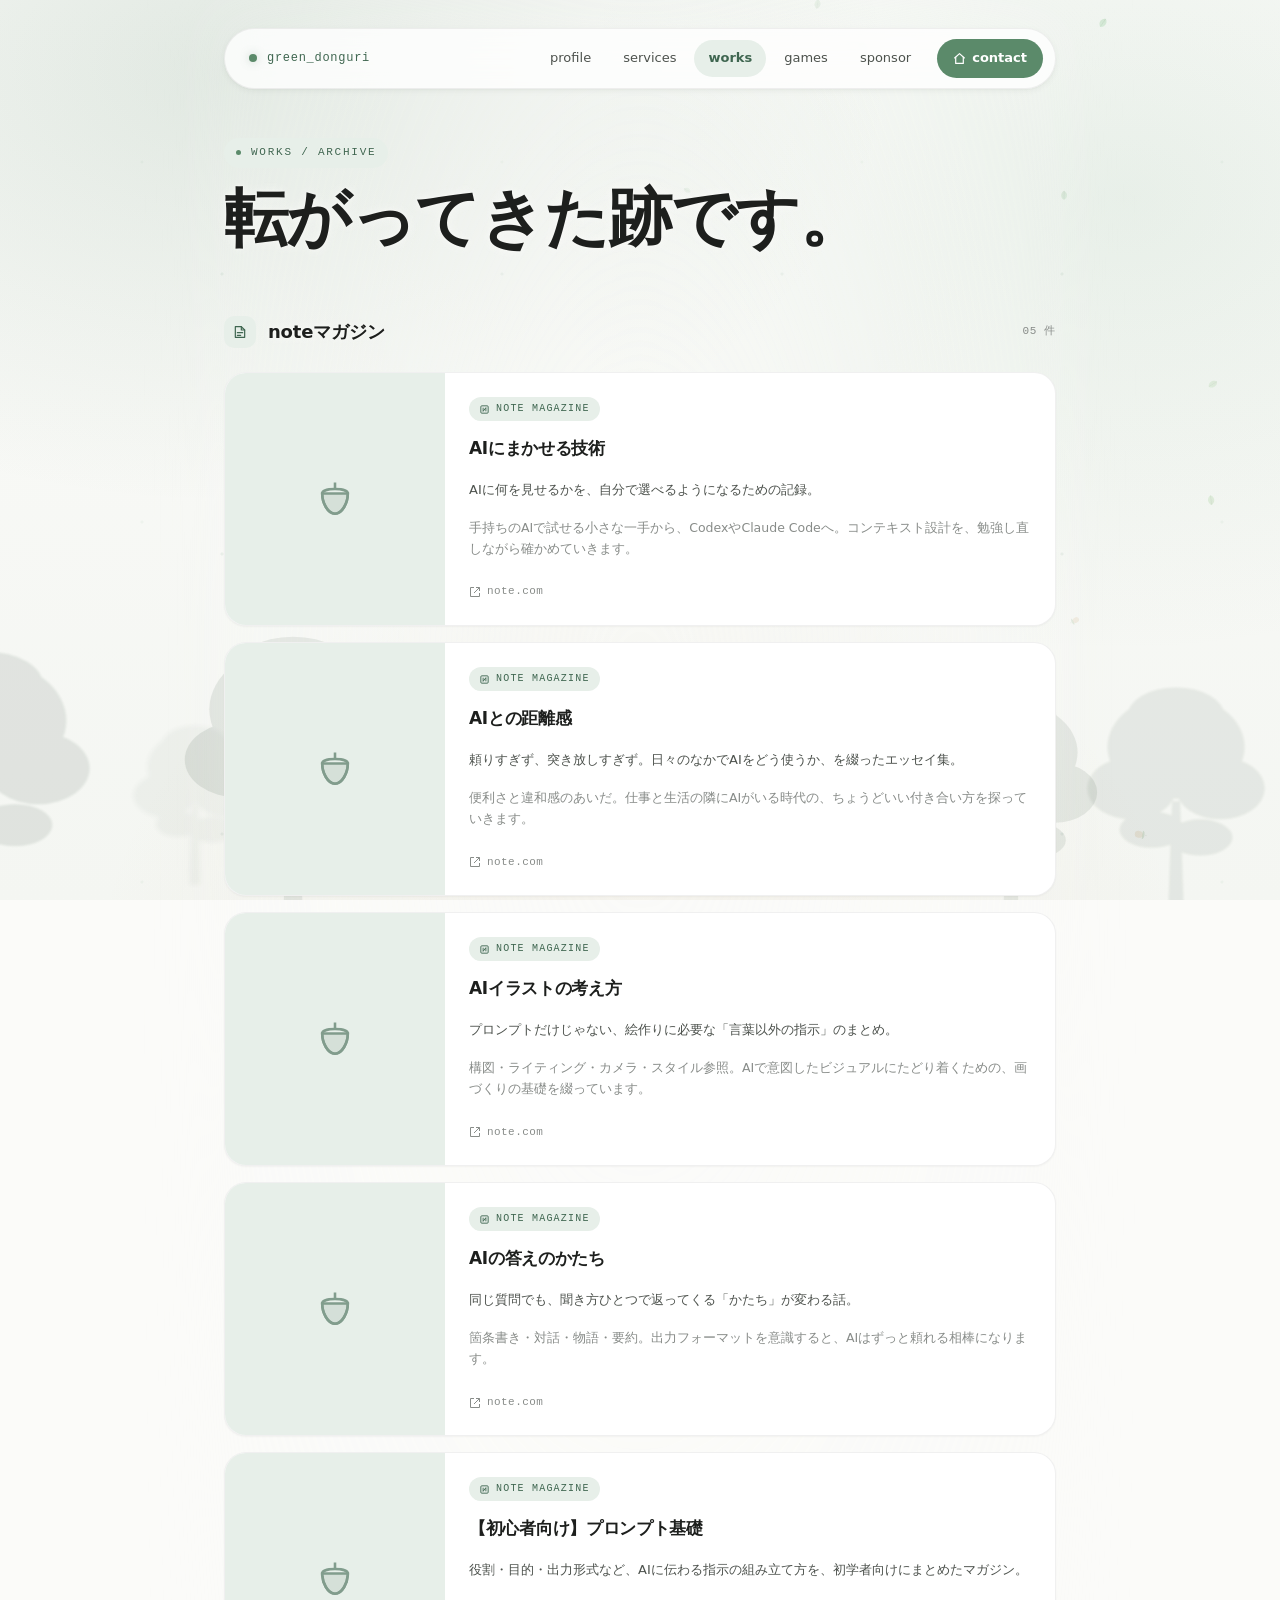
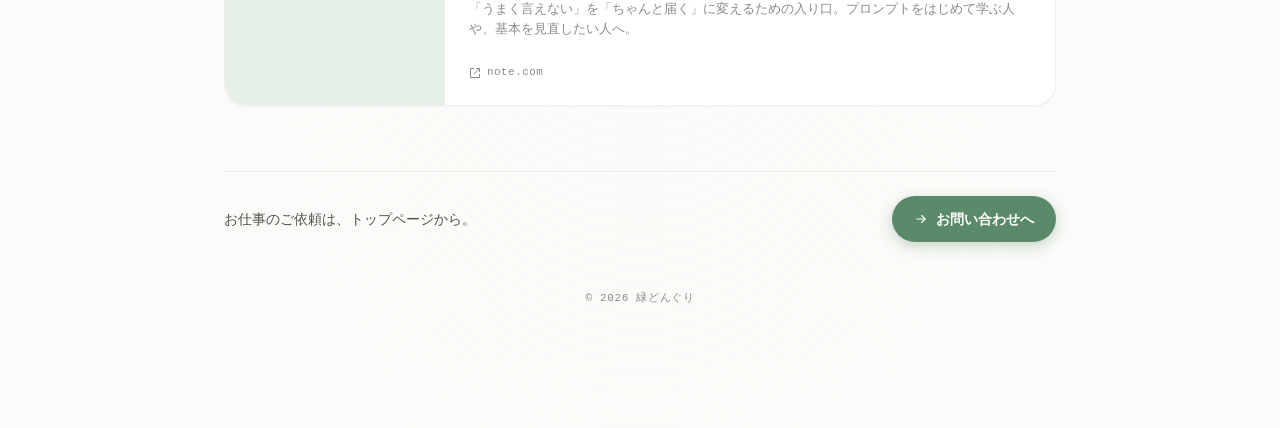
<file: works.html>
<!doctype html>
<html lang="ja">
<head>
<meta charset="utf-8">
<meta name="viewport" content="width=device-width, initial-scale=1">
<title>実績 — 緑どんぐり | AIクリエイティブ制作</title>
<meta name="description" content="転がってきた跡です。noteで書いてきたAI関連のマガジン一覧。">
<link rel="canonical" href="https://green27donguri.github.io/works.html">
<meta property="og:type" content="website">
<meta property="og:site_name" content="緑どんぐり">
<meta property="og:url" content="https://green27donguri.github.io/works.html">
<meta property="og:title" content="実績 — 緑どんぐり">
<meta property="og:description" content="転がってきた跡です。noteで書いてきたAI関連のマガジン一覧。">
<meta property="og:image" content="https://green27donguri.github.io/assets/ogp.png">
<meta property="og:image:width" content="1731">
<meta property="og:image:height" content="909">
<meta property="og:image:alt" content="緑どんぐり｜AIクリエイティブ制作 — 面白いと思ったら、転がり続ける。">
<meta property="og:locale" content="ja_JP">
<meta name="twitter:card" content="summary_large_image">
<meta name="twitter:title" content="実績 — 緑どんぐり">
<meta name="twitter:description" content="転がってきた跡です。noteで書いてきたAI関連のマガジン一覧。">
<meta name="twitter:image" content="https://green27donguri.github.io/assets/ogp.png">
<meta name="twitter:image:alt" content="緑どんぐり｜AIクリエイティブ制作 — 面白いと思ったら、転がり続ける。">
<link rel="icon" type="image/svg+xml" href="assets/favicon.svg">
<link rel="stylesheet" href="css/base.css">
<link rel="stylesheet" href="css/theme.css?v=20261104-games">
<link rel="stylesheet" href="css/sprite.css">
<script src="js/config.js"></script>
<script src="js/analytics.js"></script>
</head>
<body class="scene-active camera-pullback">

<div class="scene" aria-hidden="true"></div>

<div class="sprite-track" aria-hidden="true">
  <div class="sprite-pos shiba"><div class="sprite-stage"><div class="sprite sprite-shiba"></div></div></div>
  <div class="sprite-pos acorn"><div class="acorn-physics"><div class="sprite-stage"><div class="sprite sprite-acorn"></div></div></div></div>
</div>

<div class="app">

  <main class="page-shell">

    <nav class="glass-nav intro-build" data-delay="1" aria-label="グローバルナビゲーション">
      <a class="brand" href="profile.html">
        <span class="pulse" aria-hidden="true"></span>
        <span>green_donguri</span>
      </a>
      <div class="nav-links">
        <a class="nav-link" href="profile.html">profile</a>
        <a class="nav-link" href="services.html">services</a>
        <a class="nav-link active" href="works.html">works</a>
        <a class="nav-link" href="games/">games</a>
        <a class="nav-link" href="pr.html">sponsor</a>
        <a class="nav-cta" href="index.html">
          <svg viewBox="0 0 24 24" fill="none" stroke="currentColor" stroke-width="2.2" stroke-linecap="round" stroke-linejoin="round" aria-hidden="true"><path d="M3 11 L 12 3 L 21 11"/><path d="M5 10 V 21 H 19 V 10"/></svg>
          <span>contact</span>
        </a>
      </div>
    </nav>

    <p class="eyebrow intro-build" data-delay="2"><span class="dot"></span>works / archive</p>

    <h1 class="h-display intro-build" data-delay="3">転がってきた跡です。</h1>

    <section class="section intro-build" data-delay="4">
      <div class="group-block">
        <div class="group-head">
          <span class="icon-frame" aria-hidden="true">
            <svg viewBox="0 0 24 24" fill="none" stroke="currentColor" stroke-width="1.8" stroke-linecap="round" stroke-linejoin="round"><path d="M5 4 H 14 L 19 9 V 20 H 5 Z"/><path d="M14 4 V 9 H 19"/><path d="M8 13 H 16"/><path d="M8 17 H 13"/></svg>
          </span>
          <h2>noteマガジン</h2>
          <span class="count" data-count="magazine">—</span>
        </div>
        <div id="magazine-list" class="url-card-list"></div>
      </div>
    </section>

    <div class="footer-back">
      <p class="leadin">お仕事のご依頼は、トップページから。</p>
      <a class="home-cta" href="index.html">
        <svg viewBox="0 0 24 24" fill="none" stroke="currentColor" stroke-width="2" stroke-linecap="round" stroke-linejoin="round" aria-hidden="true"><path d="M5 12 H 19"/><path d="M13 6 L 19 12 L 13 18"/></svg>
        <span>お問い合わせへ</span>
      </a>
    </div>

  <footer class="site-copy">© 2026 緑どんぐり</footer>
  </main>

</div>

<script src="js/sprite.js"></script>
<script src="js/effects.js"></script>
<script src="js/forest.js"></script>
<script src="js/clouds.js"></script>
<script src="js/cards.js?v=0.4.6"></script>

</body>
</html>
</file>
<file: css/base.css>
@import url("https://rsms.me/inter/inter.css");

*, *::before, *::after { box-sizing: border-box; }
html, body { margin: 0; padding: 0; }
html {
  scroll-behavior: smooth;
  -webkit-text-size-adjust: 100%;
  overflow-x: clip;
  max-width: 100vw;
}
body {
  -webkit-font-smoothing: antialiased;
  -moz-osx-font-smoothing: grayscale;
  text-rendering: optimizeLegibility;
  background: var(--bg);
  color: var(--text);
  font-family: var(--font-sans);
  font-size: 16px;
  line-height: 1.6;
  min-height: 100vh;
  overflow-x: clip;
  max-width: 100vw;
  position: relative;
}
img, svg { display: block; max-width: 100%; }
a { color: inherit; text-decoration: none; }
button { font: inherit; cursor: pointer; border: 0; background: none; padding: 0; color: inherit; }
input, textarea, select { font: inherit; color: inherit; }
:focus-visible {
  outline: 2px solid var(--accent);
  outline-offset: 3px;
  border-radius: 6px;
}

:root {
  --bg: #fbfbf9;
  --bg-soft: #f4f6f2;
  --bg-card: #ffffff;
  --bg-glass: rgba(255, 255, 255, 0.78);

  --accent: #5b8a6a;
  --accent-soft: #e7efe9;
  --accent-strong: #3f6650;
  --accent-bright: #7eb08e;
  --accent-glow: rgba(91, 138, 106, 0.35);

  --warm: #c9a37a;
  --warm-soft: #f4e9d8;

  --text: #1d1f1d;
  --text-secondary: #4d524d;
  --text-muted: #888c89;
  --text-faint: #b6bab6;

  --line: rgba(0, 0, 0, 0.06);
  --line-strong: rgba(0, 0, 0, 0.10);

  --shadow-xs: 0 1px 2px rgba(20, 32, 24, 0.04);
  --shadow-sm: 0 2px 6px rgba(20, 32, 24, 0.05), 0 1px 2px rgba(20, 32, 24, 0.03);
  --shadow-md: 0 8px 28px rgba(20, 32, 24, 0.08), 0 2px 8px rgba(20, 32, 24, 0.04);
  --shadow-lg: 0 24px 60px rgba(20, 32, 24, 0.12), 0 4px 12px rgba(20, 32, 24, 0.06);
  --shadow-glow: 0 0 0 1px rgba(91, 138, 106, 0.25), 0 8px 32px rgba(91, 138, 106, 0.18);

  --r-sm: 10px;
  --r-md: 16px;
  --r-lg: 22px;
  --r-xl: 28px;
  --r-pill: 999px;

  --space-1: 4px;
  --space-2: 8px;
  --space-3: 12px;
  --space-4: 16px;
  --space-5: 24px;
  --space-6: 32px;
  --space-7: 48px;
  --space-8: 64px;
  --space-9: 96px;

  --font-sans: "Inter var", "Inter", -apple-system, BlinkMacSystemFont, "Segoe UI Variable", "Segoe UI", "Hiragino Kaku Gothic ProN", "Hiragino Sans", "Yu Gothic UI", "Meiryo", system-ui, sans-serif;
  --font-mono: "Geist Mono", ui-monospace, "SF Mono", Menlo, Monaco, "Courier New", monospace;
}
@supports (font-variation-settings: normal) {
  :root { --font-sans: "Inter var", -apple-system, BlinkMacSystemFont, "Segoe UI Variable", "Hiragino Kaku Gothic ProN", "Hiragino Sans", "Yu Gothic UI", "Meiryo", system-ui, sans-serif; }
}

@media (prefers-reduced-motion: reduce) {
  *, *::before, *::after {
    animation-duration: 0.01ms !important;
    animation-iteration-count: 1 !important;
    transition-duration: 0.01ms !important;
  }
  html { scroll-behavior: auto; }
}
</file>
<file: css/theme.css>
.scene {
  position: fixed;
  inset: 0;
  pointer-events: none;
  z-index: 0;
  overflow: hidden;
}
.scene::before {
  content: "";
  position: absolute;
  inset: 0;
  background:
    radial-gradient(ellipse 1100px 720px at 18% 8%, rgba(91, 138, 106, 0.16), transparent 60%),
    radial-gradient(ellipse 900px 700px at 88% 22%, rgba(126, 176, 142, 0.14), transparent 65%),
    radial-gradient(ellipse 1000px 800px at 50% 110%, rgba(201, 163, 122, 0.14), transparent 55%),
    linear-gradient(180deg, #fbfbf9 0%, #f4f6f2 100%);
}
.scene::after {
  content: "";
  position: absolute;
  inset: -10%;
  background-image:
    radial-gradient(circle at 25% 30%, rgba(91, 138, 106, 0.10) 1px, transparent 2px),
    radial-gradient(circle at 75% 70%, rgba(126, 176, 142, 0.08) 1px, transparent 2px);
  background-size: 280px 280px, 360px 360px;
  animation: scene-drift 90s linear infinite;
}
@keyframes scene-drift {
  from { transform: translate(0, 0); }
  to { transform: translate(-180px, -120px); }
}

#particles-canvas {
  position: fixed;
  inset: 0;
  width: 100%;
  height: 100%;
  pointer-events: none;
  z-index: 1;
}

.forest-layer {
  position: fixed;
  bottom: 0;
  left: 0;
  right: 0;
  height: 90vh;
  pointer-events: none;
  z-index: 0;
  overflow: hidden;
}

.cloud-layer {
  position: fixed;
  top: 0;
  left: 0;
  right: 0;
  height: 55vh;
  pointer-events: none;
  z-index: 0;
  overflow: hidden;
}
.cloud-tile {
  position: absolute;
  left: -28%;
  color: #b9c7ad;
  will-change: transform;
  animation: cloud-drift linear infinite;
}
.cloud-tile svg {
  width: 100%;
  height: 100%;
  display: block;
}
@keyframes cloud-drift {
  from { transform: translateX(0); }
  to   { transform: translateX(160vw); }
}
.forest-tree {
  position: absolute;
  color: #2f4838;
  transform: translateX(-50%);
  transform-origin: 50% 100%;
  animation: tree-sway var(--sway-dur, 6s) ease-in-out infinite;
  will-change: transform;
}
.forest-tree svg {
  width: 100%;
  height: 100%;
  display: block;
}
@keyframes tree-sway {
  0%, 100% { transform: translateX(-50%) rotate(calc(-1 * var(--sway-amp, 1deg))); }
  50%      { transform: translateX(-50%) rotate(var(--sway-amp, 1deg)); }
}

.sprite-track {
  position: fixed;
  bottom: 0;
  left: 0;
  right: 0;
  height: 220px;
  pointer-events: none;
  z-index: 2;
  overflow: hidden;
}

.app {
  position: relative;
  z-index: 5;
}

.h-display, .h-section, .lead p, .eyebrow, .group-head h2, .section-head h2, .form-step-title, .footer-back .leadin {
  text-shadow:
    0 0 12px rgba(251, 251, 249, 0.7),
    0 0 3px rgba(251, 251, 249, 0.95);
}

.page-shell {
  max-width: 880px;
  margin: 0 auto;
  padding: 28px 24px 120px;
  position: relative;
}
.page-shell.wide { max-width: 1080px; }
.page-shell::before {
  content: "";
  position: absolute;
  inset: 0;
  background: radial-gradient(ellipse 78% 88% at 50% 35%,
    rgba(251, 251, 249, 0.45) 0%,
    rgba(251, 251, 249, 0.22) 45%,
    rgba(251, 251, 249, 0.0) 95%);
  z-index: -1;
  pointer-events: none;
  filter: blur(28px);
}
.page-shell.wide::before {
  background: radial-gradient(ellipse 78% 88% at 50% 35%,
    rgba(251, 251, 249, 0.45) 0%,
    rgba(251, 251, 249, 0.22) 45%,
    rgba(251, 251, 249, 0.0) 95%);
  filter: blur(28px);
}

.glass-nav {
  position: sticky;
  top: 16px;
  z-index: 20;
  display: flex;
  align-items: center;
  justify-content: space-between;
  padding: 10px 12px 10px 16px;
  background: var(--bg-glass);
  backdrop-filter: blur(16px);
  -webkit-backdrop-filter: blur(16px);
  border: 1px solid var(--line);
  border-radius: var(--r-pill);
  box-shadow: var(--shadow-sm);
  margin-bottom: var(--space-7);
}
.glass-nav .brand {
  display: inline-flex;
  align-items: center;
  gap: 10px;
  font-family: var(--font-mono);
  font-size: 12px;
  letter-spacing: 0.06em;
  text-transform: lowercase;
  color: var(--accent-strong);
  padding: 4px 8px;
}
.glass-nav .brand .pulse {
  width: 8px; height: 8px; border-radius: 999px;
  background: var(--accent);
  box-shadow: 0 0 10px var(--accent-glow);
  animation: pulse 2.4s ease-in-out infinite;
}
@keyframes pulse {
  0%, 100% { opacity: 0.65; transform: scale(1); }
  50% { opacity: 1; transform: scale(1.15); }
}
.nav-links {
  display: flex;
  gap: 4px;
  align-items: center;
}
.nav-link {
  display: inline-flex;
  align-items: center;
  padding: 8px 14px;
  border-radius: var(--r-pill);
  font-size: 13px;
  font-weight: 500;
  color: var(--text-secondary);
  transition: background 0.15s ease, color 0.15s ease;
}
.nav-link:hover { background: var(--accent-soft); color: var(--accent-strong); }
.nav-link.active {
  background: var(--accent-soft);
  color: var(--accent-strong);
  font-weight: 600;
}
.nav-cta {
  display: inline-flex;
  align-items: center;
  gap: 6px;
  margin-left: 8px;
  padding: 9px 16px;
  border-radius: var(--r-pill);
  font-size: 13px;
  font-weight: 600;
  background: var(--accent);
  color: white;
  transition: background 0.15s ease, transform 0.1s ease;
}
.nav-cta:hover { background: var(--accent-strong); }
.nav-cta:active { transform: scale(0.97); }
.nav-cta svg { width: 13px; height: 13px; }

@media (max-width: 760px) {
  .glass-nav {
    top: 8px;
    padding: 8px;
    border-radius: var(--r-lg);
    margin-bottom: var(--space-6);
  }
  .glass-nav .brand { display: none; }
  .nav-links {
    display: grid;
    grid-template-columns: repeat(3, minmax(0, 1fr));
    width: 100%;
    gap: 4px;
  }
  .nav-links .nav-link, .nav-cta {
    justify-content: center;
    min-height: 44px;
    padding: 8px;
    font-size: 13px;
  }
  .nav-cta { margin-left: 0; gap: 5px; }
  .nav-cta svg { width: 12px; height: 12px; }
}

.eyebrow {
  font-family: var(--font-mono);
  font-size: 11px;
  letter-spacing: 0.16em;
  text-transform: uppercase;
  color: var(--accent-strong);
  margin: 0 0 18px;
  display: inline-flex;
  align-items: center;
  gap: 10px;
  padding: 6px 12px;
  background: var(--accent-soft);
  border-radius: var(--r-pill);
}
.eyebrow .dot { width: 5px; height: 5px; border-radius: 999px; background: var(--accent); }

h1, h2, h3 { color: var(--text); margin: 0; }
.h-display {
  font-size: clamp(36px, 6vw, 64px);
  font-weight: 700;
  letter-spacing: -1.6px;
  line-height: 1.05;
  margin-bottom: var(--space-5);
}
.h-section {
  font-size: clamp(22px, 3vw, 32px);
  font-weight: 700;
  letter-spacing: -0.6px;
  line-height: 1.2;
  margin-bottom: var(--space-3);
}
.h-card {
  font-size: 17px;
  font-weight: 600;
  letter-spacing: -0.2px;
  line-height: 1.4;
  margin-bottom: var(--space-2);
}

.lead {
  font-size: clamp(16px, 1.4vw, 19px);
  line-height: 1.8;
  color: var(--text-secondary);
  max-width: 640px;
  margin: 0 0 var(--space-7);
}
.lead p { margin: 0 0 var(--space-3); }
.lead p:last-child { margin-bottom: 0; }

.section { margin: var(--space-8) 0; }
.section.tight { margin: var(--space-7) 0; }
.section-head {
  display: flex;
  align-items: baseline;
  gap: var(--space-3);
  margin-bottom: var(--space-5);
  padding-bottom: var(--space-3);
  border-bottom: 1px solid var(--line);
}
.section-head .num {
  font-family: var(--font-mono);
  font-size: 11px;
  letter-spacing: 0.14em;
  color: var(--accent-strong);
}
.section-head h2 { margin: 0; }

.hero-band {
  position: relative;
  margin: 0 0 var(--space-7);
  height: clamp(360px, 56vh, 560px);
  overflow: hidden;
  border-radius: var(--r-xl);
  background: var(--accent-soft);
  box-shadow: var(--shadow-md);
}
@media (min-width: 720px) {
  .hero-band { margin-left: calc(-1 * var(--space-5)); margin-right: calc(-1 * var(--space-5)); }
}
@media (min-width: 1100px) {
  .hero-band { margin-left: -6%; margin-right: -6%; }
}
.hero-band img {
  position: absolute;
  inset: 0;
  width: 100%;
  height: 100%;
  object-fit: cover;
  object-position: center 35%;
}
.hero-band::after {
  content: "";
  position: absolute;
  inset: 0;
  background:
    linear-gradient(180deg, rgba(0,0,0,0) 30%, rgba(0,0,0,0.18) 70%, rgba(0,0,0,0.42) 100%),
    linear-gradient(90deg, rgba(91,138,106,0.0) 50%, rgba(91,138,106,0.0) 100%);
  pointer-events: none;
}
.hero-overlay {
  position: absolute;
  left: 0; right: 0; bottom: 0;
  padding: var(--space-7) var(--space-7);
  z-index: 2;
  color: white;
  text-shadow: 0 2px 24px rgba(0,0,0,0.4);
}
.hero-overlay h1 {
  color: white;
  font-size: clamp(32px, 4.5vw, 56px);
  font-weight: 700;
  letter-spacing: -1.2px;
  line-height: 1.05;
  margin: 0 0 var(--space-3);
}
.hero-overlay .tag {
  display: inline-flex;
  align-items: center;
  gap: 8px;
  font-family: var(--font-mono);
  font-size: 12px;
  letter-spacing: 0.12em;
  color: rgba(255,255,255,0.92);
  padding: 6px 14px;
  background: rgba(91, 138, 106, 0.55);
  backdrop-filter: blur(8px);
  -webkit-backdrop-filter: blur(8px);
  border-radius: var(--r-pill);
  margin-bottom: var(--space-4);
}
@media (max-width: 600px) {
  .hero-overlay { padding: var(--space-5) var(--space-5); }
}

.split-cards {
  display: grid;
  grid-template-columns: repeat(3, 1fr);
  gap: var(--space-4);
  margin: var(--space-7) 0;
}
.nav-card {
  position: relative;
  display: block;
  padding: var(--space-5);
  background: var(--bg-card);
  border: 1px solid var(--line);
  border-radius: var(--r-lg);
  box-shadow: var(--shadow-xs);
  transition: transform 0.2s ease, box-shadow 0.2s ease, border-color 0.2s ease;
  overflow: hidden;
}
.nav-card::before {
  content: "";
  position: absolute;
  inset: 0;
  background: linear-gradient(135deg, rgba(91, 138, 106, 0.10), transparent 60%);
  opacity: 0;
  transition: opacity 0.25s ease;
  pointer-events: none;
}
.nav-card:hover {
  transform: translateY(-3px);
  box-shadow: var(--shadow-md);
  border-color: var(--accent-soft);
}
.nav-card:hover::before { opacity: 1; }
.nav-card .icon-frame {
  width: 44px; height: 44px;
  display: inline-flex; align-items: center; justify-content: center;
  border-radius: var(--r-md);
  background: var(--accent-soft);
  color: var(--accent-strong);
  margin-bottom: var(--space-4);
}
.nav-card .icon-frame svg { width: 22px; height: 22px; }
.nav-card .label { font-size: 16px; font-weight: 600; margin: 0 0 4px; letter-spacing: -0.2px; position: relative; }
.nav-card .desc { font-size: 13px; color: var(--text-secondary); margin: 0; position: relative; line-height: 1.55; }
.nav-card .arrow {
  position: absolute;
  right: 22px; top: 24px;
  width: 18px; height: 18px;
  color: var(--text-muted);
  transition: transform 0.2s ease, color 0.2s ease;
}
.nav-card:hover .arrow { color: var(--accent-strong); transform: translate(3px, -3px); }
@media (max-width: 720px) {
  .split-cards { grid-template-columns: 1fr; }
}

.info-grid {
  display: grid;
  grid-template-columns: repeat(3, 1fr);
  gap: var(--space-4);
  margin: var(--space-5) 0;
}
.info-card {
  padding: var(--space-5);
  background: var(--bg-card);
  border: 1px solid var(--line);
  border-radius: var(--r-lg);
  box-shadow: var(--shadow-xs);
}
.info-card .icon-frame {
  width: 40px; height: 40px;
  display: inline-flex; align-items: center; justify-content: center;
  border-radius: var(--r-md);
  background: var(--accent-soft);
  color: var(--accent-strong);
  margin-bottom: var(--space-4);
}
.info-card .icon-frame svg { width: 20px; height: 20px; }
.info-card h3 { font-size: 15px; margin-bottom: 6px; letter-spacing: -0.2px; }
.info-card p { font-size: 13px; color: var(--text-secondary); margin: 0; line-height: 1.7; }
@media (max-width: 720px) {
  .info-grid { grid-template-columns: 1fr; }
}

.term-list { display: grid; gap: var(--space-4); margin: var(--space-5) 0; }
.term {
  position: relative;
  padding: var(--space-5) var(--space-5) var(--space-5) 76px;
  background: var(--bg-card);
  border: 1px solid var(--line);
  border-radius: var(--r-lg);
  box-shadow: var(--shadow-xs);
}
.term .marker {
  position: absolute;
  left: 22px; top: 22px;
  width: 40px; height: 40px;
  border-radius: var(--r-md);
  background: var(--accent-soft);
  color: var(--accent-strong);
  display: inline-flex; align-items: center; justify-content: center;
}
.term .marker svg { width: 20px; height: 20px; }
.term h3 { font-size: 17px; margin: 0 0 6px; letter-spacing: -0.2px; }
.term p { font-size: 14px; color: var(--text-secondary); margin: 0; line-height: 1.7; }
.term.featured {
  border-color: var(--accent-soft);
  background: linear-gradient(135deg, var(--bg-card), #fdfffd);
  box-shadow: var(--shadow-glow);
}
.term .tag {
  position: absolute;
  top: 22px; right: 22px;
  font-family: var(--font-mono);
  font-size: 10px;
  letter-spacing: 0.14em;
  text-transform: uppercase;
  color: var(--accent-strong);
}

.flow {
  display: grid;
  grid-template-columns: repeat(4, 1fr);
  gap: var(--space-3);
  margin: var(--space-5) 0;
  position: relative;
}
.flow-step {
  position: relative;
  padding: var(--space-5) var(--space-4);
  background: var(--bg-card);
  border: 1px solid var(--line);
  border-radius: var(--r-lg);
  box-shadow: var(--shadow-xs);
}
.flow-step::after {
  content: "";
  position: absolute;
  right: -10px;
  top: 38px;
  width: 8px; height: 8px;
  border-top: 1.5px solid var(--accent);
  border-right: 1.5px solid var(--accent);
  transform: rotate(45deg);
  opacity: 0.55;
}
.flow-step:last-child::after { display: none; }
.flow-step .step-num {
  font-family: var(--font-mono);
  font-size: 10px;
  letter-spacing: 0.14em;
  color: var(--accent-strong);
  margin-bottom: 8px;
  display: inline-block;
  background: var(--accent-soft);
  padding: 3px 8px;
  border-radius: var(--r-sm);
}
.flow-step .step-icon {
  width: 26px; height: 26px;
  color: var(--accent-strong);
  margin: 4px 0 12px;
}
.flow-step h3 { font-size: 15px; margin: 0 0 4px; letter-spacing: -0.2px; }
.flow-step p { font-size: 12.5px; color: var(--text-secondary); margin: 0; line-height: 1.65; }
@media (max-width: 720px) {
  .flow { grid-template-columns: 1fr 1fr; gap: var(--space-3); }
  .flow-step::after { display: none; }
}
@media (max-width: 420px) {
  .flow { grid-template-columns: 1fr; }
}

.callout {
  display: flex;
  align-items: flex-start;
  gap: var(--space-4);
  padding: var(--space-5) var(--space-5);
  background: var(--accent-soft);
  border-radius: var(--r-lg);
  margin: var(--space-5) 0;
}
.callout .icon-frame {
  width: 36px; height: 36px;
  display: inline-flex; align-items: center; justify-content: center;
  border-radius: var(--r-md);
  background: rgba(255,255,255,0.65);
  color: var(--accent-strong);
  flex-shrink: 0;
}
.callout .icon-frame svg { width: 20px; height: 20px; }
.callout p { margin: 0; font-size: 15px; color: var(--text); line-height: 1.7; }

.url-card-list { display: grid; grid-template-columns: 1fr; gap: var(--space-4); margin: var(--space-5) 0; }
.url-card {
  display: grid;
  grid-template-columns: 220px 1fr;
  background: var(--bg-card);
  border: 1px solid var(--line);
  border-radius: var(--r-lg);
  overflow: hidden;
  box-shadow: var(--shadow-xs);
  transition: transform 0.2s ease, box-shadow 0.2s ease, border-color 0.2s ease;
}
.url-card:hover {
  transform: translateY(-3px);
  box-shadow: var(--shadow-md);
  border-color: var(--accent-soft);
}
.url-card .thumb {
  background: var(--accent-soft);
  background-size: cover;
  background-position: center;
  position: relative;
  min-height: 150px;
}
.url-card .thumb-fallback {
  position: absolute;
  inset: 0;
  display: flex; align-items: center; justify-content: center;
  color: var(--accent-strong);
  opacity: 0.6;
}
.url-card .thumb-fallback svg { width: 44px; height: 44px; }
.url-card .body {
  padding: var(--space-5);
  display: flex;
  flex-direction: column;
  justify-content: space-between;
  gap: var(--space-3);
}
.url-card .badge {
  display: inline-flex;
  align-items: center;
  gap: 6px;
  font-family: var(--font-mono);
  font-size: 10px;
  letter-spacing: 0.12em;
  text-transform: uppercase;
  color: var(--accent-strong);
  background: var(--accent-soft);
  padding: 4px 10px;
  border-radius: var(--r-pill);
  align-self: flex-start;
  margin-bottom: 4px;
}
.url-card .badge.pr { color: #8a5a14; background: var(--warm-soft); }
.url-card h3 { font-size: 17px; font-weight: 600; margin: 0 0 6px; letter-spacing: -0.3px; line-height: 1.4; }
.url-card .desc { font-size: 13px; color: var(--text-secondary); line-height: 1.65; margin: 0; font-weight: 500; }
.url-card .body-line { font-size: 12.5px; color: var(--text-muted); line-height: 1.65; margin: 6px 0 0; }
.url-card .meta {
  font-family: var(--font-mono);
  font-size: 11px;
  color: var(--text-muted);
  letter-spacing: 0.04em;
  display: inline-flex; align-items: center; gap: 6px;
  margin-top: var(--space-3);
}
.url-card .meta .ext { width: 12px; height: 12px; }
@media (max-width: 720px) {
  .url-card { grid-template-columns: 1fr; }
  .url-card .thumb { min-height: 180px; }
}

.group-block { margin-bottom: var(--space-7); }
.group-head {
  display: flex; align-items: center; gap: var(--space-3);
  margin-bottom: var(--space-4);
}
.group-head .icon-frame {
  width: 32px; height: 32px;
  display: inline-flex; align-items: center; justify-content: center;
  border-radius: var(--r-sm);
  background: var(--accent-soft);
  color: var(--accent-strong);
}
.group-head .icon-frame svg { width: 16px; height: 16px; }
.group-head h2 { font-size: 18px; font-weight: 600; margin: 0; letter-spacing: -0.2px; }
.group-head .count {
  margin-left: auto;
  font-family: var(--font-mono);
  font-size: 11px;
  color: var(--text-muted);
  letter-spacing: 0.06em;
}

.social-block {
  margin: var(--space-7) 0 var(--space-5);
  padding: var(--space-6) var(--space-5);
  background: var(--bg-card);
  border: 1px solid var(--line);
  border-radius: var(--r-lg);
  box-shadow: var(--shadow-xs);
}
.social-block .lead-mini { font-size: 14px; color: var(--text-secondary); margin: 0 0 var(--space-4); }
.social-list { display: flex; gap: 10px; flex-wrap: wrap; }
.social-pill {
  display: inline-flex; align-items: center; gap: 8px;
  padding: 9px 16px;
  border-radius: var(--r-pill);
  background: var(--accent-soft);
  font-size: 13px;
  font-weight: 600;
  color: var(--accent-strong);
  transition: background 0.15s ease, transform 0.1s ease;
}
.social-pill:hover { background: var(--accent); color: white; transform: translateY(-1px); }
.social-pill .ico { width: 15px; height: 15px; }

.footer-back {
  margin-top: var(--space-8);
  padding-top: var(--space-5);
  border-top: 1px solid var(--line);
  display: flex;
  align-items: center;
  justify-content: space-between;
  gap: var(--space-4);
  flex-wrap: wrap;
}

.site-copy {
  margin-top: var(--space-7);
  text-align: center;
  font-family: var(--font-mono);
  font-size: 11px;
  color: var(--text-muted);
  letter-spacing: 0.06em;
}
.site-copy a { color: inherit; }
.site-copy a:hover { color: var(--accent-strong); }
.footer-back .leadin { font-size: 14px; color: var(--text-secondary); margin: 0; }
.home-cta {
  display: inline-flex; align-items: center; gap: 8px;
  padding: 12px 22px;
  border-radius: var(--r-pill);
  background: var(--accent);
  color: white;
  font-size: 14px;
  font-weight: 600;
  transition: background 0.15s ease, transform 0.1s ease, box-shadow 0.2s ease;
  box-shadow: 0 4px 14px var(--accent-glow);
}
.home-cta:hover { background: var(--accent-strong); transform: translateY(-1px); box-shadow: 0 8px 24px var(--accent-glow); }
.home-cta svg { width: 14px; height: 14px; }

.form-card {
  background: var(--bg-card);
  border: 1px solid var(--line);
  border-radius: var(--r-xl);
  padding: var(--space-6);
  box-shadow: var(--shadow-sm);
}
.form-step { margin-bottom: var(--space-6); }
.form-step:last-of-type { margin-bottom: 0; }
.form-step-header {
  display: flex; align-items: center; gap: var(--space-3);
  margin-bottom: var(--space-5);
  padding-bottom: var(--space-3);
  border-bottom: 1px solid var(--line);
}
.form-step-num {
  width: 32px; height: 32px;
  display: inline-flex; align-items: center; justify-content: center;
  border-radius: var(--r-sm);
  background: var(--accent-soft);
  color: var(--accent-strong);
  font-weight: 700;
  font-size: 13px;
  font-family: var(--font-mono);
}
.form-step-title { font-size: 17px; font-weight: 600; margin: 0; flex: 1; letter-spacing: -0.2px; }
.form-step-icon { width: 22px; height: 22px; color: var(--accent); }

.field { margin-bottom: var(--space-4); }
.field-row { display: grid; grid-template-columns: 1fr 1fr; gap: var(--space-3); }
.field label { display: block; font-size: 13px; font-weight: 500; color: var(--text-secondary); margin-bottom: 6px; }
.field label .req { color: var(--accent-strong); margin-left: 4px; font-weight: 700; }
.field input, .field select, .field textarea {
  width: 100%;
  padding: 11px 14px;
  border: 1px solid var(--line-strong);
  border-radius: var(--r-md);
  background: var(--bg-card);
  font-size: 15px;
  color: var(--text);
  transition: border-color 0.15s ease, box-shadow 0.15s ease;
}
.field textarea { min-height: 160px; resize: vertical; font-family: var(--font-sans); line-height: 1.7; }
.field input:focus, .field select:focus, .field textarea:focus {
  outline: none;
  border-color: var(--accent);
  box-shadow: 0 0 0 4px var(--accent-soft);
}
.field .help { font-size: 12px; color: var(--text-muted); margin-top: 5px; }
.field .err { color: #c23d3d; font-size: 12px; margin-top: 5px; display: none; }
.field.is-error input, .field.is-error select, .field.is-error textarea { border-color: #c23d3d; }
.field.is-error .err { display: block; }

.honeypot { position: absolute !important; left: -10000px !important; width: 1px; height: 1px; overflow: hidden; }

.btn-primary {
  display: inline-flex;
  align-items: center;
  justify-content: center;
  gap: 8px;
  padding: 12px 24px;
  border-radius: var(--r-pill);
  background: var(--accent);
  color: white;
  font-size: 15px;
  font-weight: 600;
  transition: background 0.15s ease, transform 0.1s ease, box-shadow 0.2s ease;
  box-shadow: 0 4px 14px var(--accent-glow);
}
.btn-primary:hover { background: var(--accent-strong); box-shadow: 0 8px 24px var(--accent-glow); }
.btn-primary:active { transform: scale(0.98); }
.btn-primary:disabled { background: var(--text-muted); cursor: not-allowed; box-shadow: none; }
.btn-ghost {
  display: inline-flex;
  align-items: center;
  gap: 8px;
  padding: 11px 20px;
  border-radius: var(--r-pill);
  background: transparent;
  color: var(--text-secondary);
  font-size: 14px;
  font-weight: 500;
  border: 1px solid var(--line-strong);
}
.btn-ghost:hover { border-color: var(--accent); color: var(--accent-strong); }

.form-actions {
  display: flex; gap: var(--space-3); justify-content: flex-end;
  margin-top: var(--space-5);
  padding-top: var(--space-4);
  border-top: 1px solid var(--line);
}

.confirm-screen { display: none; }
.confirm-screen.active { display: block; }
.form-screen.hidden { display: none; }

.confirm-intro {
  font-size: 14px;
  color: var(--text-secondary);
  margin: 0 0 var(--space-4);
  padding: 12px 16px;
  background: var(--accent-soft);
  border-radius: var(--r-md);
}
.confirm-list { list-style: none; padding: 0; margin: 0 0 var(--space-5); }
.confirm-list li {
  padding: 14px 0;
  border-bottom: 1px solid var(--line);
  font-size: 14px;
  display: grid;
  grid-template-columns: 200px 1fr;
  gap: 16px;
  align-items: start;
}
.confirm-list li:last-child { border-bottom: 0; }
.confirm-list .label { color: var(--text-muted); font-size: 13px; font-weight: 500; }
.confirm-list .value { color: var(--text); white-space: pre-wrap; word-break: break-word; }
.confirm-list .value.empty { color: var(--text-faint); font-style: italic; }

.intro-build {
  opacity: 0;
  transform: translateY(20px) scale(0.985);
  animation: build-in 0.85s cubic-bezier(0.16, 0.84, 0.24, 1) forwards;
}
.intro-build[data-delay="1"] { animation-delay: 0.05s; }
.intro-build[data-delay="2"] { animation-delay: 0.18s; }
.intro-build[data-delay="3"] { animation-delay: 0.32s; }
.intro-build[data-delay="4"] { animation-delay: 0.48s; }
.intro-build[data-delay="5"] { animation-delay: 0.65s; }
.intro-build[data-delay="6"] { animation-delay: 0.82s; }
.intro-build[data-delay="7"] { animation-delay: 1.0s; }
.intro-build[data-delay="8"] { animation-delay: 1.18s; }
@keyframes build-in {
  to { opacity: 1; transform: translateY(0) scale(1); }
}

.camera-pullback > .app {
  animation: pullback 0.65s cubic-bezier(0.2, 0.9, 0.25, 1) both;
  transform-origin: 50% 50%;
}
@keyframes pullback {
  from { opacity: 0; transform: translateY(40px) scale(0.965); }
  to   { opacity: 1; transform: translateY(0) scale(1); }
}

@media (max-width: 720px) {
  .camera-pullback > .app {
    animation: none;
  }
  .intro-build {
    animation-duration: 0.4s;
  }
  .intro-build[data-delay="1"] { animation-delay: 0.02s; }
  .intro-build[data-delay="2"] { animation-delay: 0.08s; }
  .intro-build[data-delay="3"] { animation-delay: 0.14s; }
  .intro-build[data-delay="4"] { animation-delay: 0.20s; }
  .intro-build[data-delay="5"] { animation-delay: 0.26s; }
  .intro-build[data-delay="6"] { animation-delay: 0.32s; }
  .intro-build[data-delay="7"] { animation-delay: 0.38s; }
  .intro-build[data-delay="8"] { animation-delay: 0.44s; }
}

@media (max-width: 600px) {
  .page-shell { padding: 18px 14px 100px; }
  .field-row { grid-template-columns: 1fr; }
  .form-card { padding: var(--space-5); border-radius: var(--r-lg); }
  .confirm-list li { grid-template-columns: 1fr; gap: 4px; }
  .form-actions { flex-direction: column-reverse; }
  .form-actions button { width: 100%; }
  .footer-back { flex-direction: column; align-items: flex-start; }
  .section { margin: var(--space-7) 0; }
  .h-display { font-size: clamp(28px, 8vw, 38px); letter-spacing: -1px; }
  .h-section { font-size: clamp(20px, 5vw, 26px); }
  .lead { font-size: 16px; line-height: 1.75; margin-bottom: var(--space-5); }
  .hero-band { height: clamp(260px, 48vh, 460px); border-radius: var(--r-lg); margin-bottom: var(--space-5); }
  .hero-overlay { padding: var(--space-4) var(--space-4); }
  .hero-overlay h1 { font-size: clamp(22px, 6vw, 30px); letter-spacing: -0.6px; }
  .hero-overlay .tag { font-size: 10px; padding: 5px 10px; margin-bottom: var(--space-3); }
  .nav-card { padding: var(--space-4); }
  .term { padding: var(--space-4) var(--space-4) var(--space-4) 64px; }
  .term .marker { left: 16px; top: 16px; width: 36px; height: 36px; }
  .term .tag { top: 14px; right: 14px; }
  .info-card { padding: var(--space-4); }
  .url-card { border-radius: var(--r-md); }
  .url-card .body { padding: var(--space-4); }
  .url-card .thumb { min-height: 160px; }
  .url-card h3 { font-size: 16px; }
  .social-block { padding: var(--space-5) var(--space-4); }
  .form-card { padding: var(--space-4); }
  .form-step-header { gap: 10px; padding-bottom: var(--space-3); }
  .form-step-title { font-size: 16px; }
  .home-cta { padding: 11px 18px; font-size: 13px; }
  .group-head h2 { font-size: 16px; }
}
@media (max-width: 380px) {
  .h-display { font-size: 26px; }
  .hero-overlay h1 { font-size: 22px; }
}
</file>
<file: css/sprite.css>
.sprite-pos {
  position: absolute;
  bottom: 0;
  left: 0;
  pointer-events: none;
  transform: translateX(-200px);
  will-change: transform;
}
.acorn-physics {
  will-change: transform;
}
.sprite-stage {
  transform-origin: bottom center;
  transform: scale(0.3);
  will-change: transform;
}

.sprite {
  background-repeat: no-repeat;
  background-position: 0 0;
  pointer-events: none;
  filter: drop-shadow(0 6px 10px rgba(20, 32, 24, 0.16));
  will-change: background-position;
}
.sprite-shiba {
  width: 180px;
  height: 440px;
  background-image: url("../assets/shiba_sprite.png");
  background-size: 1440px 440px;
}
.sprite-acorn {
  width: 180px;
  height: 420px;
  background-image: url("../assets/acorn_sprite.png");
  background-size: 1440px 420px;
}

@keyframes sprite-walk {
  from { background-position: 0 0; }
  to   { background-position: -1440px 0; }
}
@keyframes sprite-move {
  from { transform: translateX(-200px); }
  to   { transform: translateX(calc(100vw + 200px)); }
}

.scene-calm .sprite-pos.shiba {
  animation: sprite-move 22s linear infinite;
}
.scene-calm .sprite-pos.acorn {
  animation: sprite-move 22s linear infinite;
  animation-delay: 1.2s;
}
.scene-calm .sprite-shiba,
.scene-calm .sprite-acorn {
  animation: sprite-walk 1.2s steps(8) infinite;
}

.scene-active .sprite-pos.shiba {
  animation: sprite-move 7s linear infinite;
}
.scene-active .sprite-pos.acorn {
  animation: sprite-move 7s linear infinite;
  animation-delay: 0.55s;
}
.scene-active .sprite-shiba,
.scene-active .sprite-acorn {
  animation: sprite-walk 0.64s steps(8) infinite;
}

@media (max-width: 600px) {
  .sprite-stage { transform: scale(0.22); }
  .sprite-track { height: 170px; }
}
</file>
<file: css/games.css>
.games-heading {
  margin-bottom: var(--space-6);
}
.games-heading .h-display {
  margin-bottom: var(--space-4);
}
.games-lead {
  margin: 0;
  font-size: clamp(16px, 1.6vw, 19px);
  color: var(--text-secondary);
}
.game-feature {
  display: grid;
  grid-template-columns: minmax(0, 1.6fr) minmax(0, 1fr);
  background: var(--bg-card);
  border: 1px solid var(--line);
  border-radius: var(--r-lg);
  box-shadow: var(--shadow-sm);
  overflow: hidden;
}
.game-cover {
  display: flex;
  align-items: center;
  min-width: 0;
  background: var(--accent-soft);
}
.game-cover img {
  width: 100%;
  height: auto;
  aspect-ratio: 16 / 9;
}
.game-cover:focus-visible {
  outline-offset: -4px;
}
.game-details {
  display: flex;
  flex-direction: column;
  align-items: flex-start;
  justify-content: center;
  gap: var(--space-3);
  padding: var(--space-5);
  min-width: 0;
}
.game-tags {
  display: flex;
  flex-wrap: wrap;
  gap: var(--space-2);
  list-style: none;
  padding: 0;
  margin: 0 0 var(--space-2);
  font-size: 12px;
  color: var(--accent-strong);
}
.game-tags li {
  background: var(--accent-soft);
  border-radius: var(--r-pill);
  padding: 4px 10px;
}
.game-details h2 {
  font-size: clamp(24px, 2.6vw, 30px);
  letter-spacing: -0.5px;
  line-height: 1.4;
}
.game-tagline {
  margin: 0;
  font-size: 16px;
  font-weight: 600;
  color: var(--accent-strong);
}
.game-description {
  margin: 0;
  font-size: 16px;
  line-height: 1.8;
  text-wrap: pretty;
  color: var(--text-secondary);
}
.game-play {
  justify-content: center;
  gap: var(--space-3);
  min-width: 128px;
  min-height: 48px;
  margin-top: var(--space-3);
  font-size: 16px;
}
@media (max-width: 760px) {
  .game-feature { grid-template-columns: 1fr; }
  .game-details { padding: 24px 20px; }
  .game-play { width: 100%; }
  .games-heading .h-display { font-size: 40px; }
}
</file>
